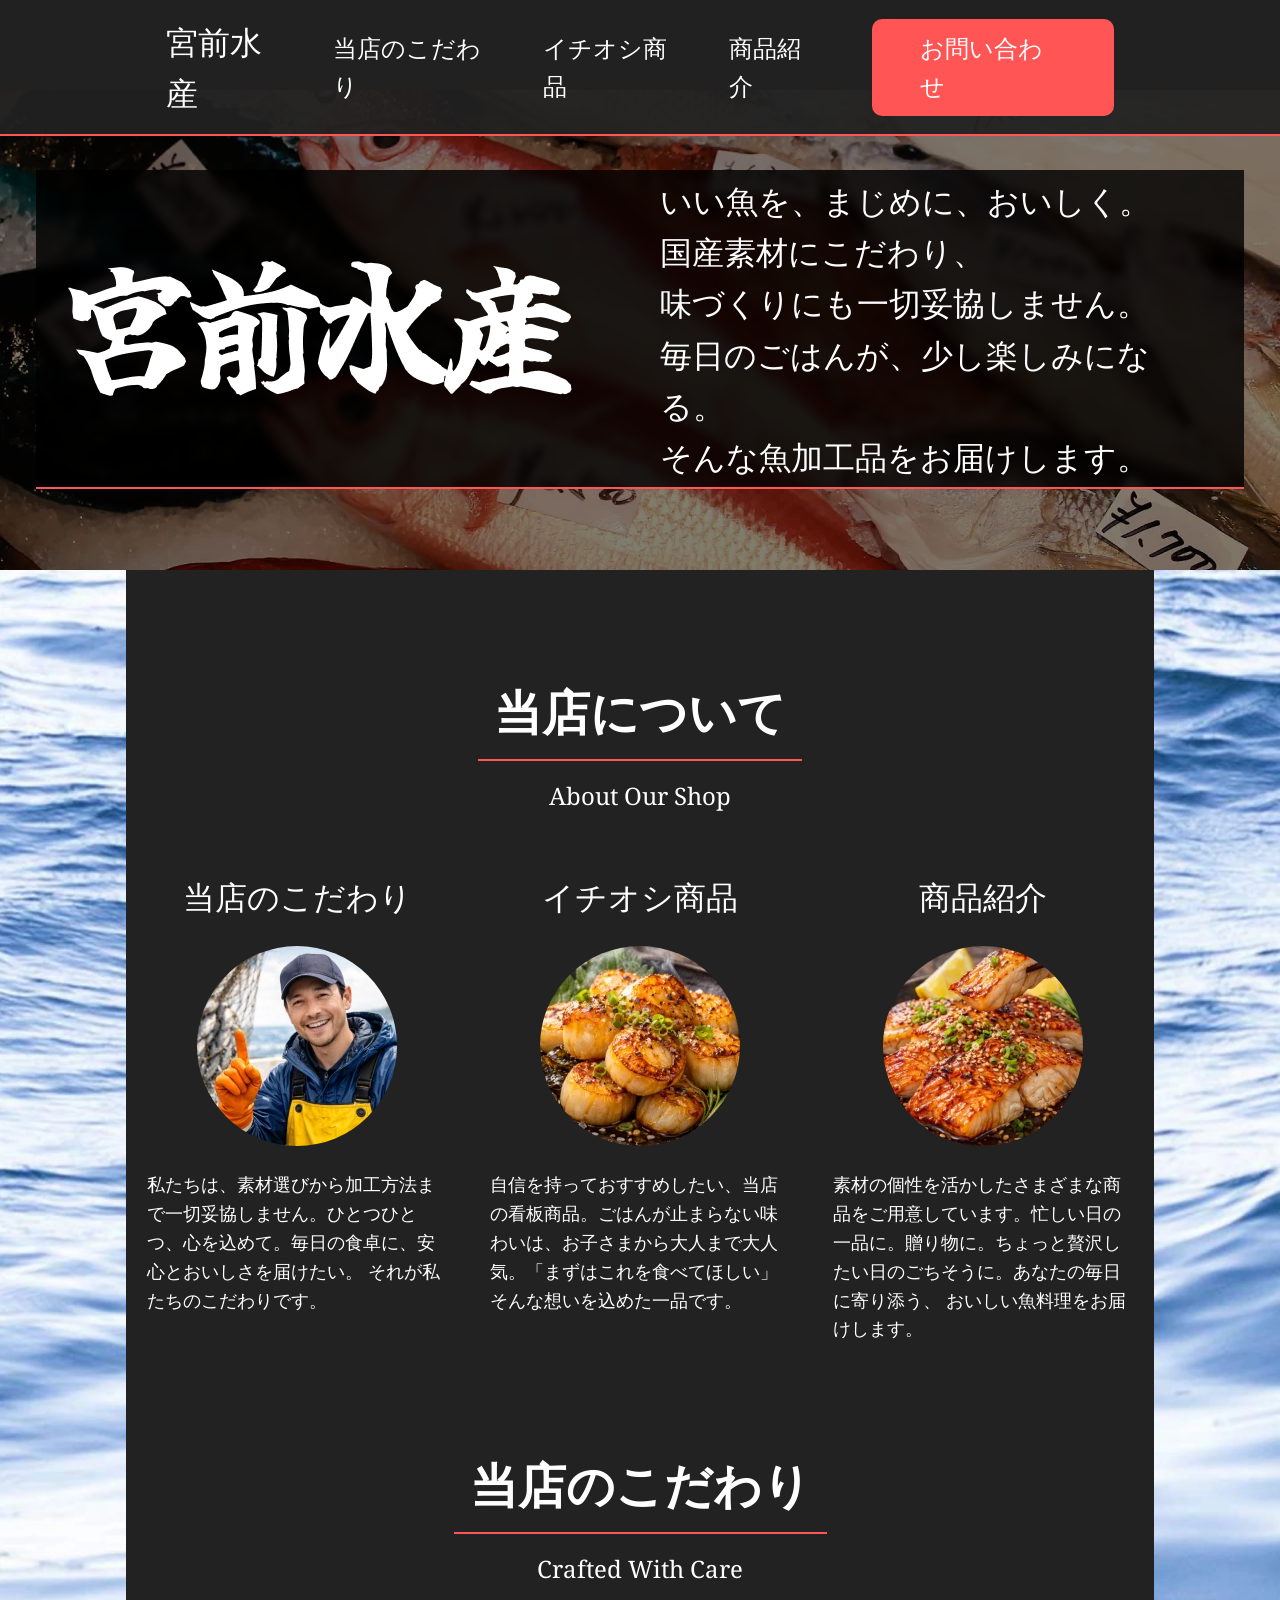
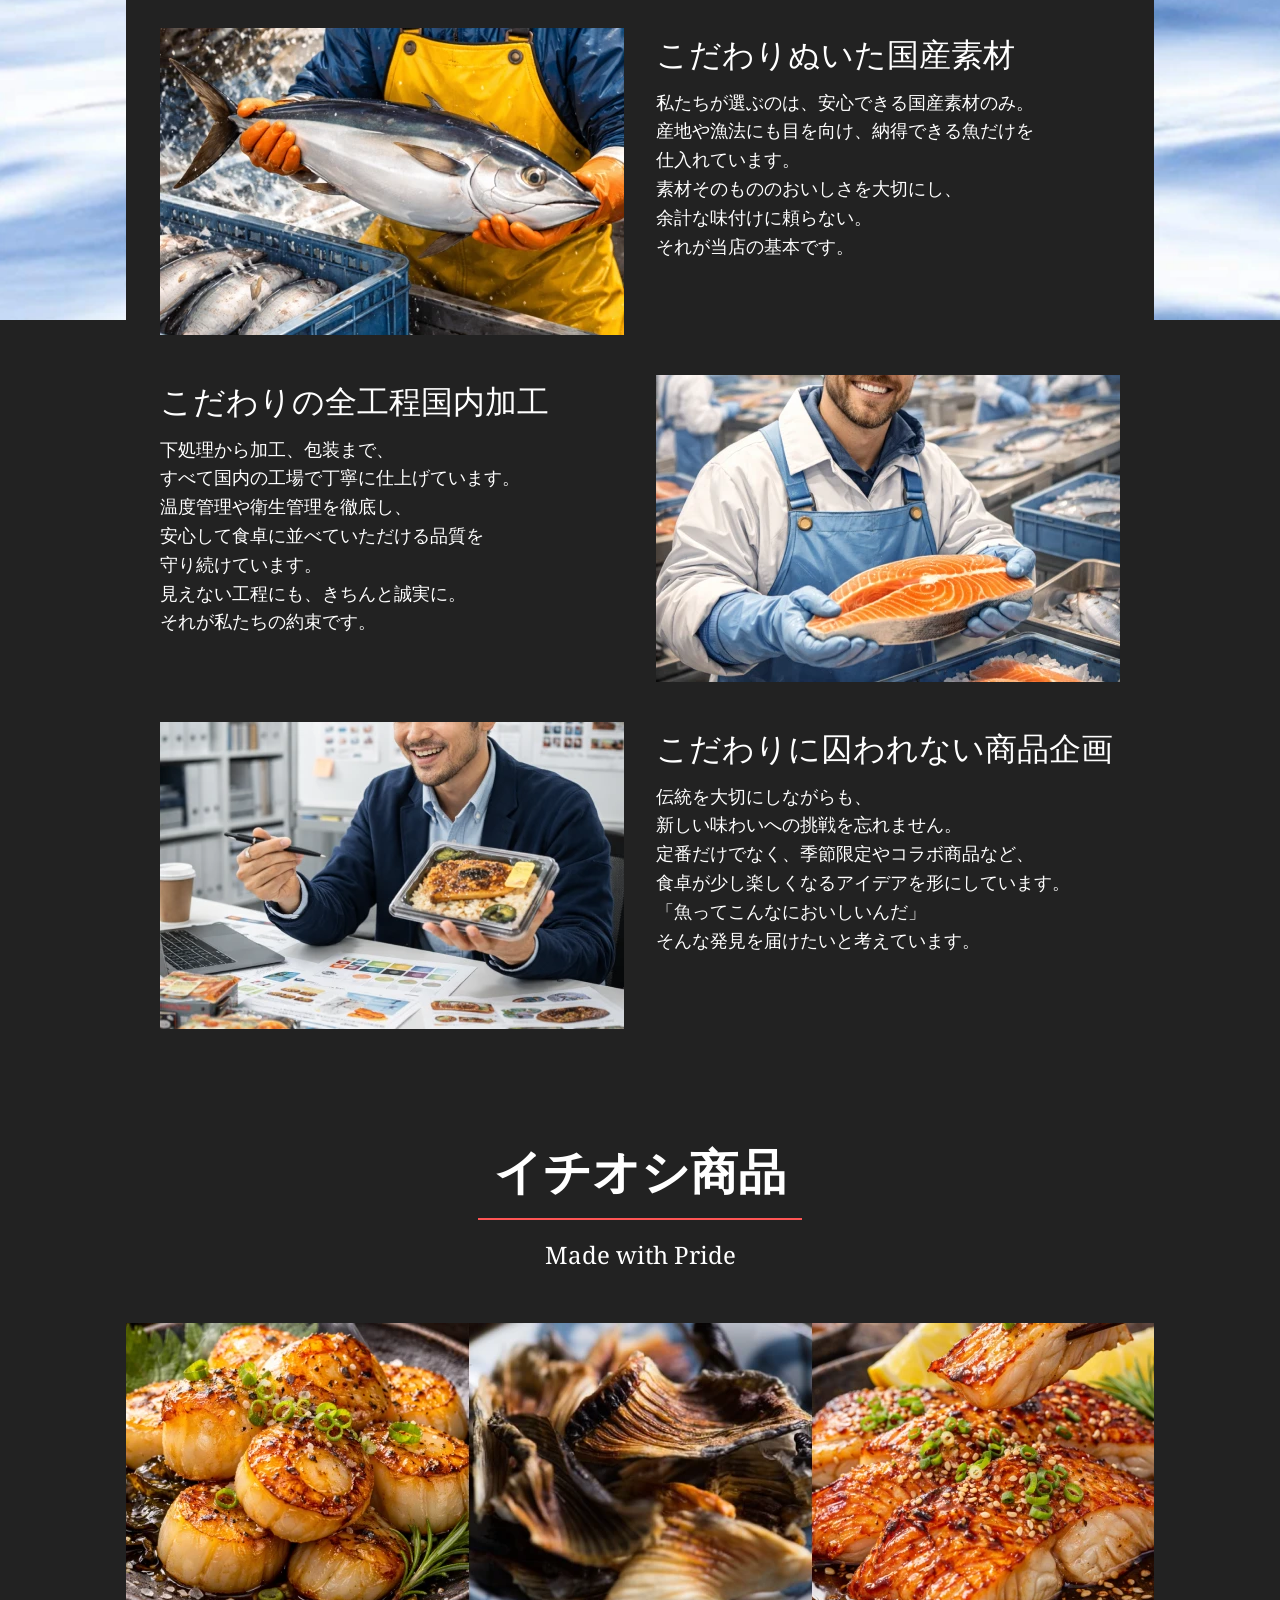
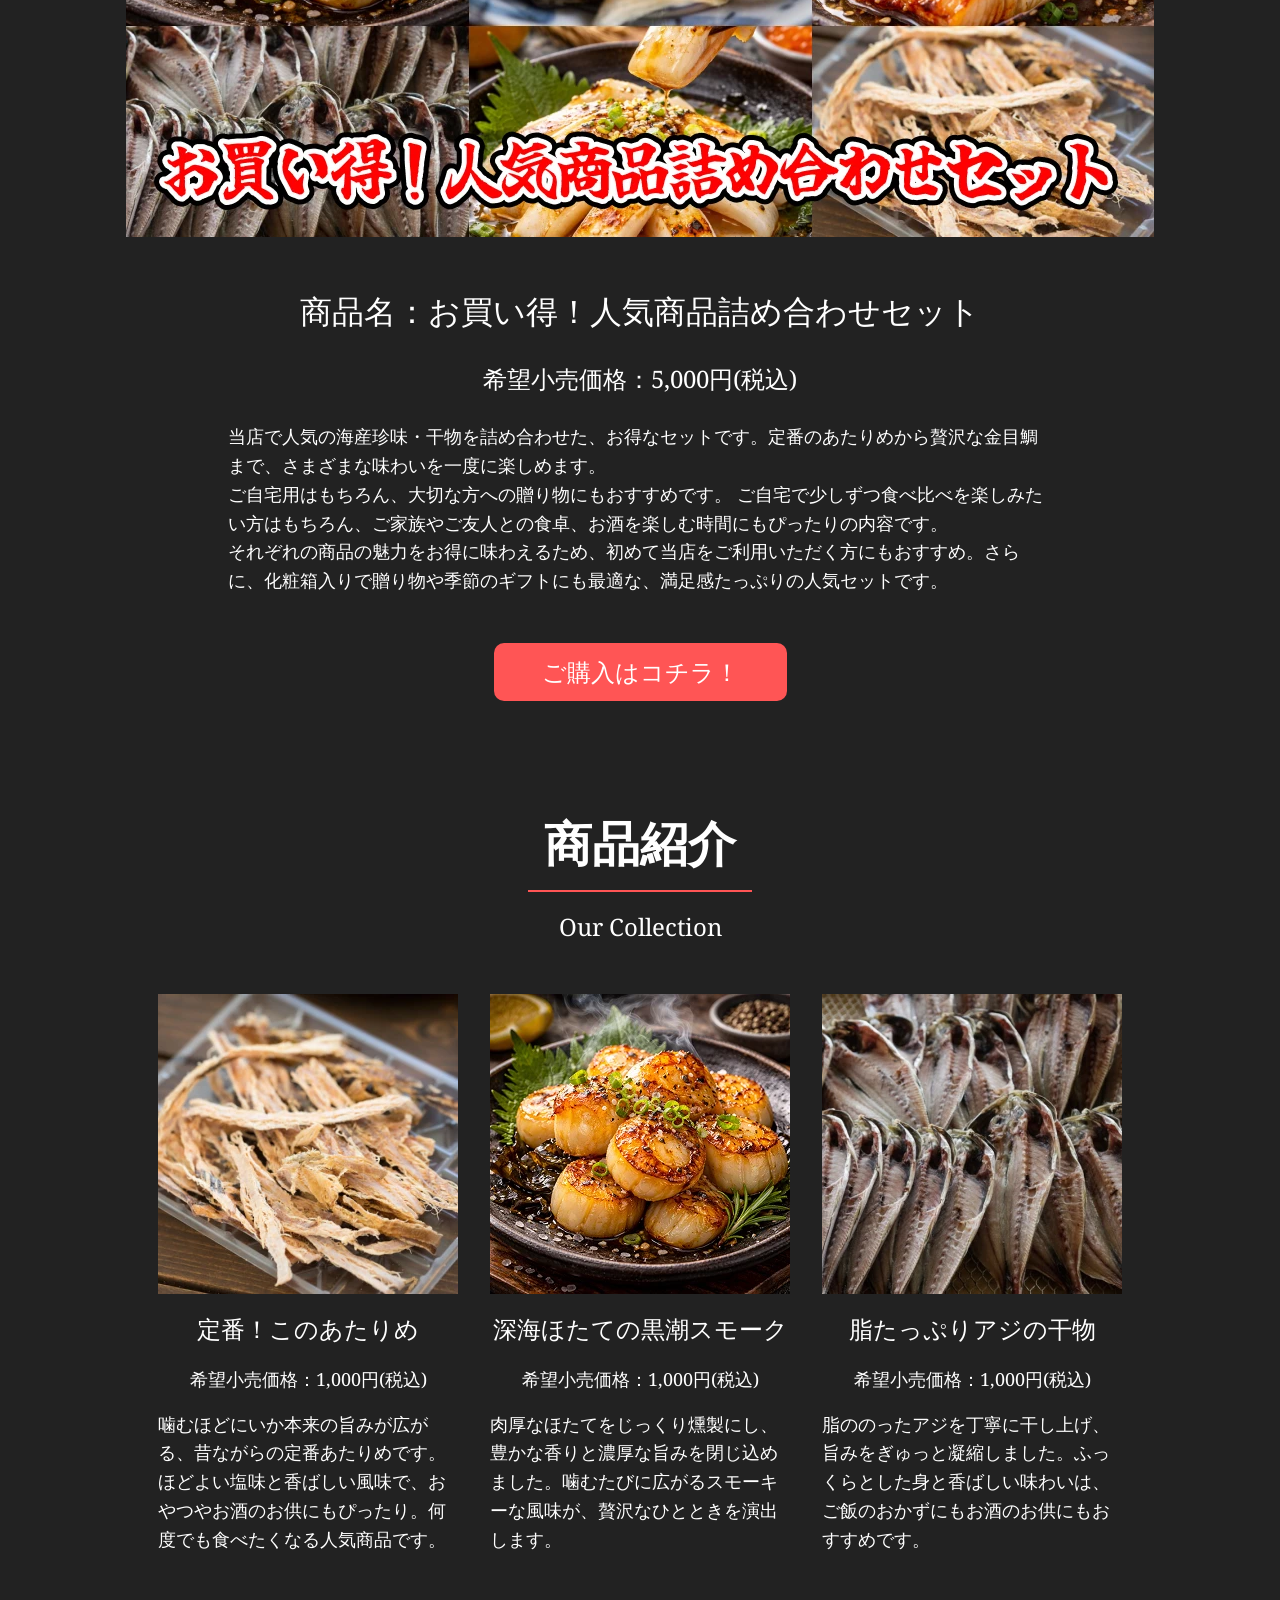
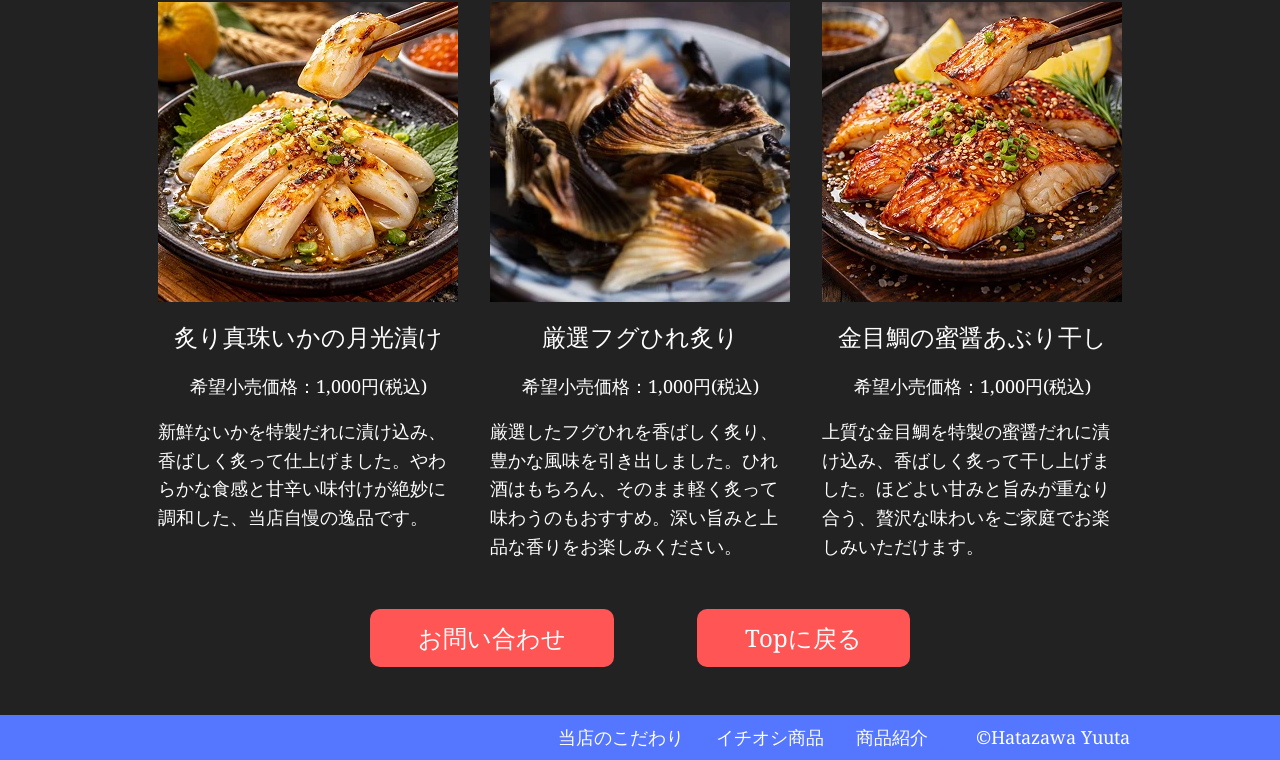
<file: miyamae/index.html>
<!doctype html>
<html lang="jp">
  <head>
    <meta charset="UTF-8" />
    <meta name="viewport" content="width=device-width, initial-scale=1.0" />
    <title>宮前水産</title>
    <link rel="stylesheet" href="css/destyle.css" />
    <link rel="stylesheet" href="css/style.css" />
    <link rel="preconnect" href="https://fonts.googleapis.com" />
    <link rel="preconnect" href="https://fonts.gstatic.com" crossorigin />
    <link
      href="https://fonts.googleapis.com/css2?family=Noto+Serif:ital,wght@0,100..900;1,100..900&display=swap"
      rel="stylesheet"
    />
    <link rel="icon" href="img/favicon_miyamae.ico" />
  </head>
  <body id="js-gnav">
    <header id="top">
      <div class="width01">
        <nav class="header_nav">
          <a href="index.html"><span class="logo">宮前水産</span></a>
          <div class="nav_inner">
            <ul>
              <a href="index.html#care"><li>当店のこだわり</li></a>
              <a href="index.html#pride"><li>イチオシ商品</li></a>
              <a href="index.html#collection"><li>商品紹介</li></a>
            </ul>
            <span class="button01">お問い合わせ</span>
          </div>
          <div class="humwrap" id="js-gnav-button">
            <span class="humbutton">
              <span class="hum01"></span>
              <span class="hum02"></span>
              <span class="hum03"></span>
            </span>
          </div>
        </nav>
      </div>
    </header>
    <section class="spmenu" id="js-gnav-list">
      <nav>
        <div class="spmenu_02">
          <a href="index.html#care">
            <span class="spmenu_main">当店のこだわり</span><br />
            <span class="spmenu_sub">Crafted With Care</span></a
          >
        </div>
        <div class="spmenu_02">
          <a href="index.html#pride">
            <span class="spmenu_main">イチオシ商品</span><br />
            <span class="spmenu_sub">Made with Pride</span></a
          >
        </div>
        <div class="spmenu_02">
          <a href="index.html#collection">
            <span class="spmenu_main">商品紹介</span><br />
            <span class="spmenu_sub">Our Collection</span></a
          >
        </div>
      </nav>
    </section>
    <div class="fv_outer" id="fv">
      <section class="fv">
        <div class="fv_innner">
          <img src="img/logo.webp" alt="宮前水産" />
          <p>
            いい魚を、まじめに、おいしく。 <br />
            国産素材にこだわり、<br />
            味づくりにも一切妥協しません。<br />
            毎日のごはんが、少し楽しみになる。<br />
            そんな魚加工品をお届けします。
          </p>
        </div>
      </section>
    </div>
    <div class="width01">
      <div class="bg">
        <div class="width02">
          <section class="about" id="about">
            <h2>当店について</h2>
            <p class="h2sub">About Our Shop</p>
            <div class="about_wrap">
              <section class="about_02">
                <a href="index.html#care">
                  <div class="about_link">
                    <h3>当店のこだわり</h3>
                    <div class="about_img">
                      <img src="img/about_01.webp" alt="" />
                    </div>
                    <p>
                      私たちは、素材選びから加工方法まで一切妥協しません。ひとつひとつ、心を込めて。毎日の食卓に、安心とおいしさを届けたい。
                      それが私たちのこだわりです。
                    </p>
                  </div></a
                >
              </section>
              <section class="about_02">
                <a href="index.html#pride">
                  <div class="about_link">
                    <h3>イチオシ商品</h3>
                    <div class="about_img">
                      <img src="img/about_02.webp" alt="" />
                    </div>
                    <p>
                      自信を持っておすすめしたい、当店の看板商品。ごはんが止まらない味わいは、お子さまから大人まで大人気。「まずはこれを食べてほしい」そんな想いを込めた一品です。
                    </p>
                  </div></a
                >
              </section>
              <section class="about_02">
                <a href="index.html#collection">
                  <div class="about_link">
                    <h3>商品紹介</h3>
                    <div class="about_img">
                      <img src="img/about_03.webp" alt="" />
                    </div>
                    <p>
                      素材の個性を活かしたさまざまな商品をご用意しています。忙しい日の一品に。贈り物に。ちょっと贅沢したい日のごちそうに。あなたの毎日に寄り添う、
                      おいしい魚料理をお届けします。
                    </p>
                  </div></a
                >
              </section>
            </div>
          </section>
          <section class="care" id="care">
            <h2>当店のこだわり</h2>
            <p class="h2sub">Crafted With Care</p>
            <div class="care_wrap">
              <div class="care_02">
                <img src="img/care_01.webp" alt="" />
                <div class="care_txt">
                  <h3>こだわりぬいた国産素材</h3>
                  <div class="care_sp">
                    <p>
                      私たちが選ぶのは、安心できる国産素材のみ。<br />
                      産地や漁法にも目を向け、納得できる魚だけを<br />仕入れています。<br />
                      素材そのもののおいしさを大切にし、<br />
                      余計な味付けに頼らない。<br />
                      それが当店の基本です。
                    </p>
                  </div>
                </div>
              </div>
              <div class="care_02 care_02_re">
                <img src="img/care_02.webp" alt="" />
                <div class="care_txt">
                  <h3>こだわりの全工程国内加工</h3>
                  <div class="care_sp">
                    <p>
                      下処理から加工、包装まで、<br />
                      すべて国内の工場で丁寧に仕上げています。<br />
                      温度管理や衛生管理を徹底し、<br />
                      安心して食卓に並べていただける品質を
                      <br />守り続けています。<br />
                      見えない工程にも、きちんと誠実に。<br />
                      それが私たちの約束です。
                    </p>
                  </div>
                </div>
              </div>
              <div class="care_02">
                <img src="img/care_03.webp" alt="" />
                <div class="care_txt">
                  <h3>こだわりに囚われない商品企画</h3>
                  <div class="care_sp">
                    <p>
                      伝統を大切にしながらも、<br />
                      新しい味わいへの挑戦を忘れません。<br />
                      定番だけでなく、季節限定やコラボ商品など、<br />
                      食卓が少し楽しくなるアイデアを形にしています。<br />
                      「魚ってこんなにおいしいんだ」<br />
                      そんな発見を届けたいと考えています。
                    </p>
                  </div>
                </div>
              </div>
            </div>
          </section>

          <section class="pride" id="pride">
            <h2>イチオシ商品</h2>
            <p class="h2sub">Made with Pride</p>
            <a href="page01.html"> <img src="img/pride_01.webp" alt="" /></a>
            <div class="pride_txt">
              <h3>商品名：お買い得！人気商品詰め合わせセット</h3>
              <span>希望小売価格：5,000円(税込)</span>
              <p>
                当店で人気の海産珍味・干物を詰め合わせた、お得なセットです。定番のあたりめから贅沢な金目鯛まで、さまざまな味わいを一度に楽しめます。<br />ご自宅用はもちろん、大切な方への贈り物にもおすすめです。
                ご自宅で少しずつ食べ比べを楽しみたい方はもちろん、ご家族やご友人との食卓、お酒を楽しむ時間にもぴったりの内容です。<br />それぞれの商品の魅力をお得に味わえるため、初めて当店をご利用いただく方にもおすすめ。さらに、化粧箱入りで贈り物や季節のギフトにも最適な、満足感たっぷりの人気セットです。
              </p>
            </div>
            <div class="pride_button">
              <a href="page01.html"
                ><span class="button01">ご購入はコチラ！</span></a
              >
            </div>
          </section>
          <section class="collection" id="collection">
            <h2>商品紹介</h2>
            <p class="h2sub">Our Collection</p>
            <div class="collection_wrap01">
              <div class="collection_wrap02">
                <div class="collection02">
                  <img src="img/collection_01.webp" alt="" />
                  <h4>定番！このあたりめ</h4>
                  <span>希望小売価格：1,000円(税込)</span>
                  <p>
                    噛むほどにいか本来の旨みが広がる、昔ながらの定番あたりめです。ほどよい塩味と香ばしい風味で、おやつやお酒のお供にもぴったり。何度でも食べたくなる人気商品です。
                  </p>
                </div>
                <div class="collection02">
                  <img src="img/collection_02.webp" alt="" />
                  <h4>深海ほたての黒潮スモーク</h4>
                  <span>希望小売価格：1,000円(税込)</span>
                  <p>
                    肉厚なほたてをじっくり燻製にし、豊かな香りと濃厚な旨みを閉じ込めました。噛むたびに広がるスモーキーな風味が、贅沢なひとときを演出します。
                  </p>
                </div>

                <div class="collection02">
                  <img src="img/collection_03.webp" alt="" />
                  <h4>脂たっぷりアジの干物</h4>
                  <span>希望小売価格：1,000円(税込)</span>
                  <p>
                    脂ののったアジを丁寧に干し上げ、旨みをぎゅっと凝縮しました。ふっくらとした身と香ばしい味わいは、ご飯のおかずにもお酒のお供にもおすすめです。
                  </p>
                </div>
              </div>
              <div class="collection_wrap02">
                <div class="collection02">
                  <img src="img/collection_04.webp" alt="" />
                  <h4>炙り真珠いかの月光漬け</h4>
                  <span>希望小売価格：1,000円(税込)</span>
                  <p>
                    新鮮ないかを特製だれに漬け込み、香ばしく炙って仕上げました。やわらかな食感と甘辛い味付けが絶妙に調和した、当店自慢の逸品です。
                  </p>
                </div>
                <div class="collection02">
                  <img src="img/collection_05.webp" alt="" />
                  <h4>厳選フグひれ炙り</h4>
                  <span>希望小売価格：1,000円(税込)</span>
                  <p>
                    厳選したフグひれを香ばしく炙り、豊かな風味を引き出しました。ひれ酒はもちろん、そのまま軽く炙って味わうのもおすすめ。深い旨みと上品な香りをお楽しみください。
                  </p>
                </div>

                <div class="collection02">
                  <img src="img/collection_06.webp" alt="" />
                  <h4>金目鯛の蜜醤あぶり干し</h4>
                  <span>希望小売価格：1,000円(税込)</span>
                  <p>
                    上質な金目鯛を特製の蜜醤だれに漬け込み、香ばしく炙って干し上げました。ほどよい甘みと旨みが重なり合う、贅沢な味わいをご家庭でお楽しみいただけます。
                  </p>
                </div>
              </div>
            </div>
          </section>
          <section class="nav_button">
            <nav>
              <span class="button01">お問い合わせ</span>
              <div class="sp_br"></div>
              <span class="button01"
                ><a href="index.html#fv">Topに戻る</a></span
              >
            </nav>
          </section>
        </div>
      </div>
    </div>
    <footer>
      <div class="footer_inner">
        <nav>
          <ul>
            <li>当店のこだわり</li>
            <li>イチオシ商品</li>
            <li>商品紹介</li>
          </ul>
          <a href="../index.html"> <span>&copy;Hatazawa Yuuta</span></a>
        </nav>
      </div>
    </footer>
    <script src="js/script.js"></script>
  </body>
</html>
</file>
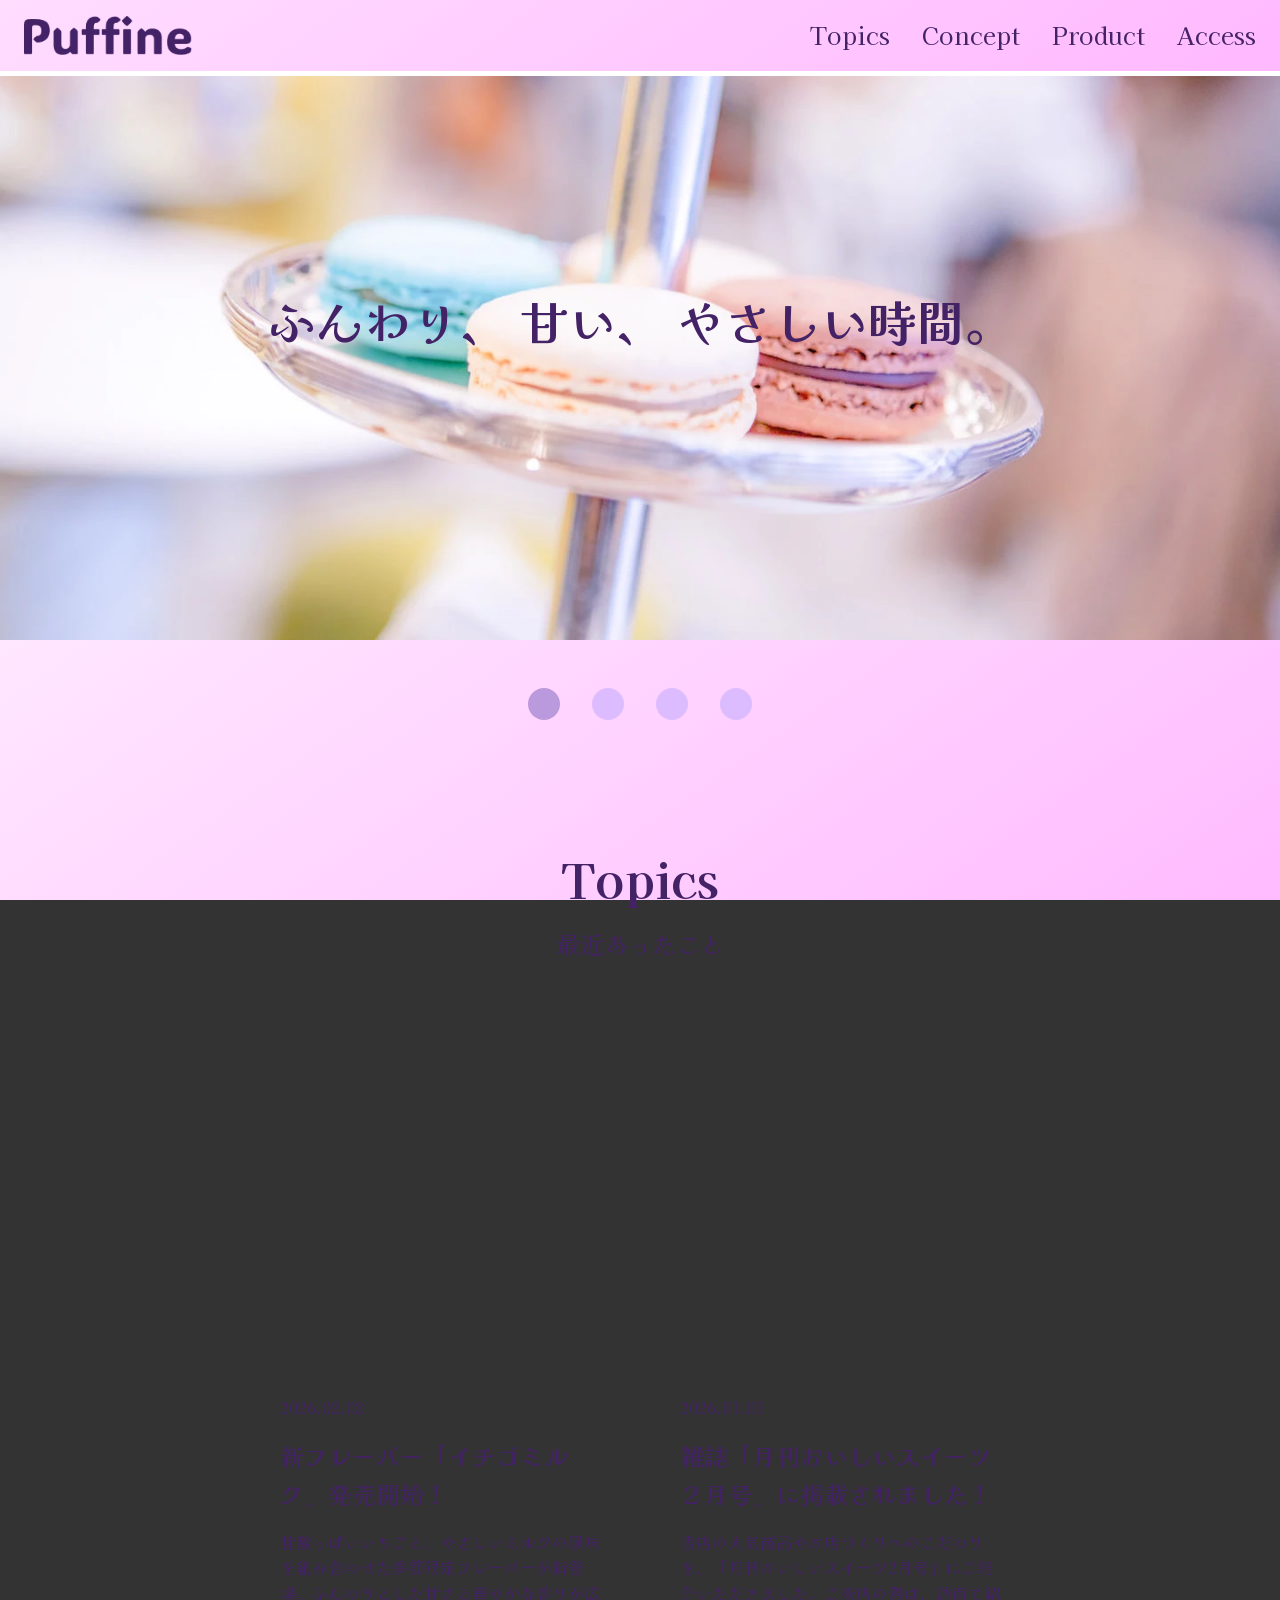
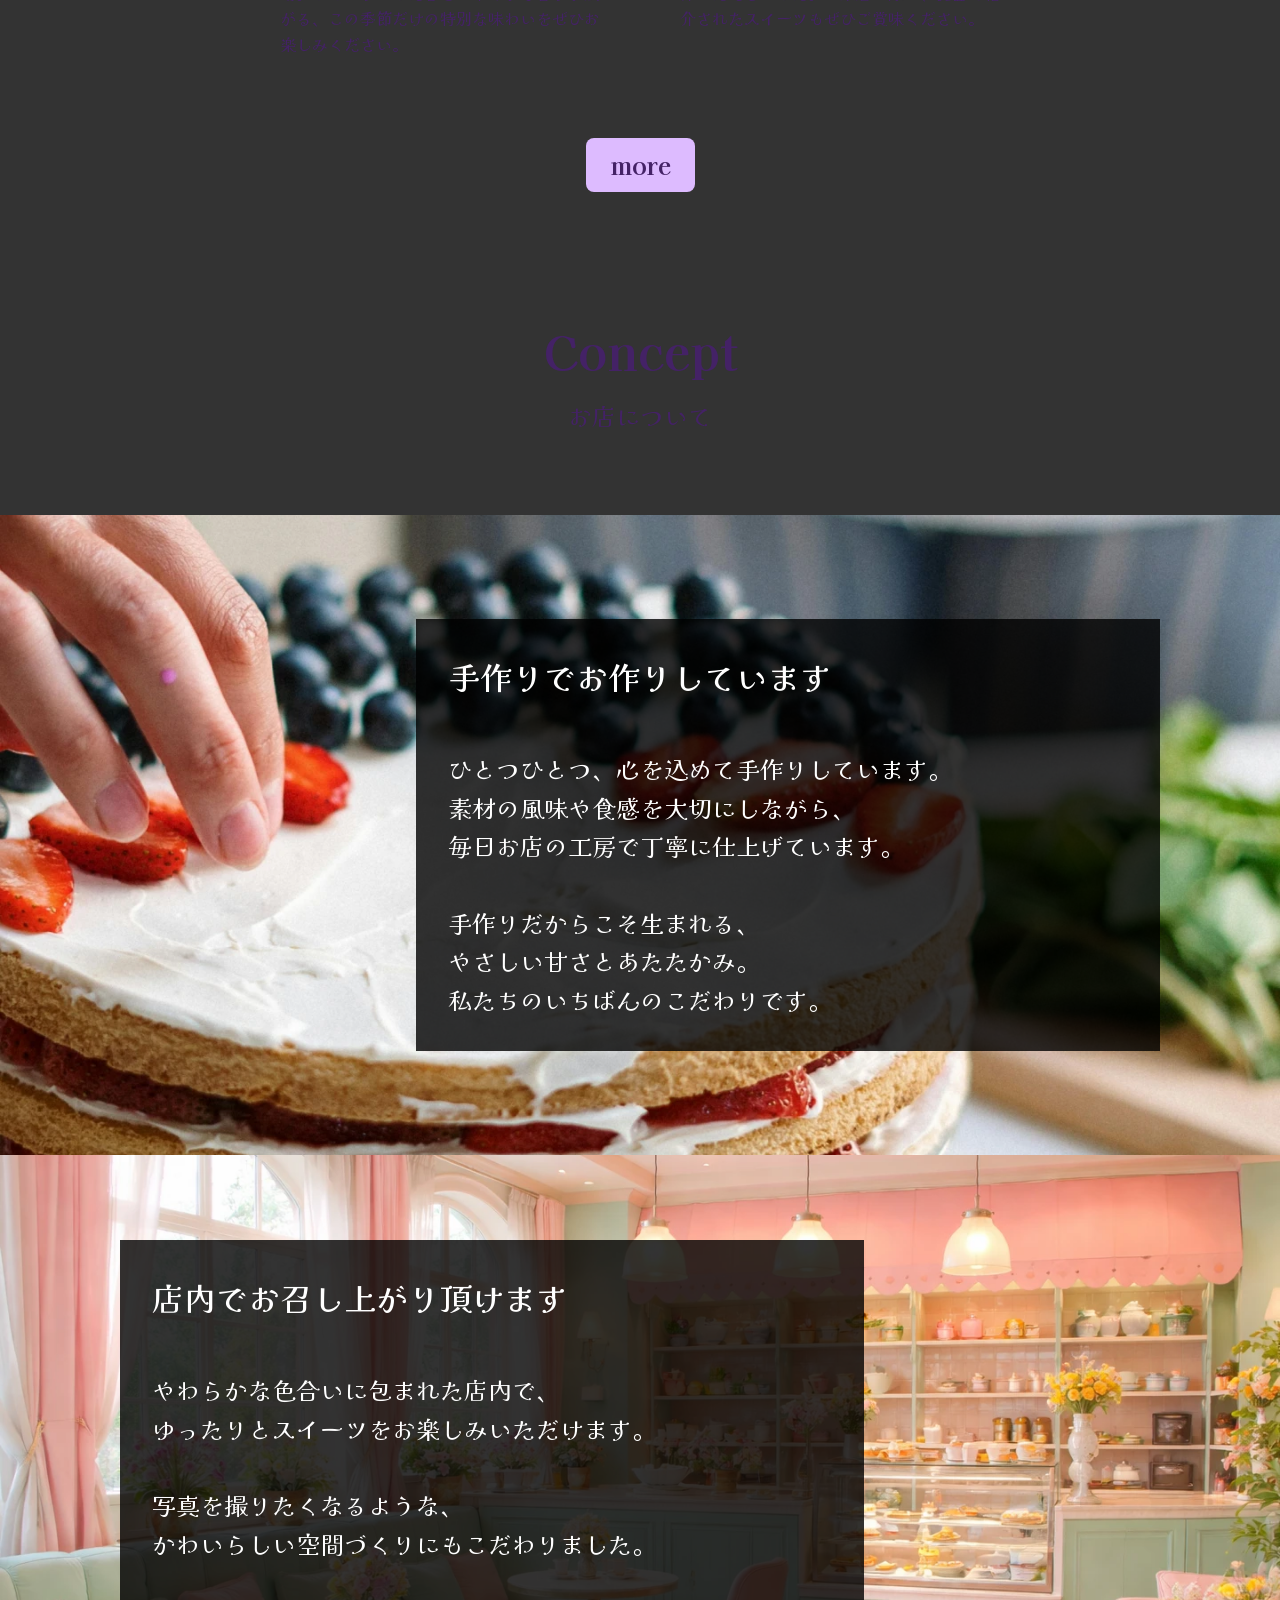
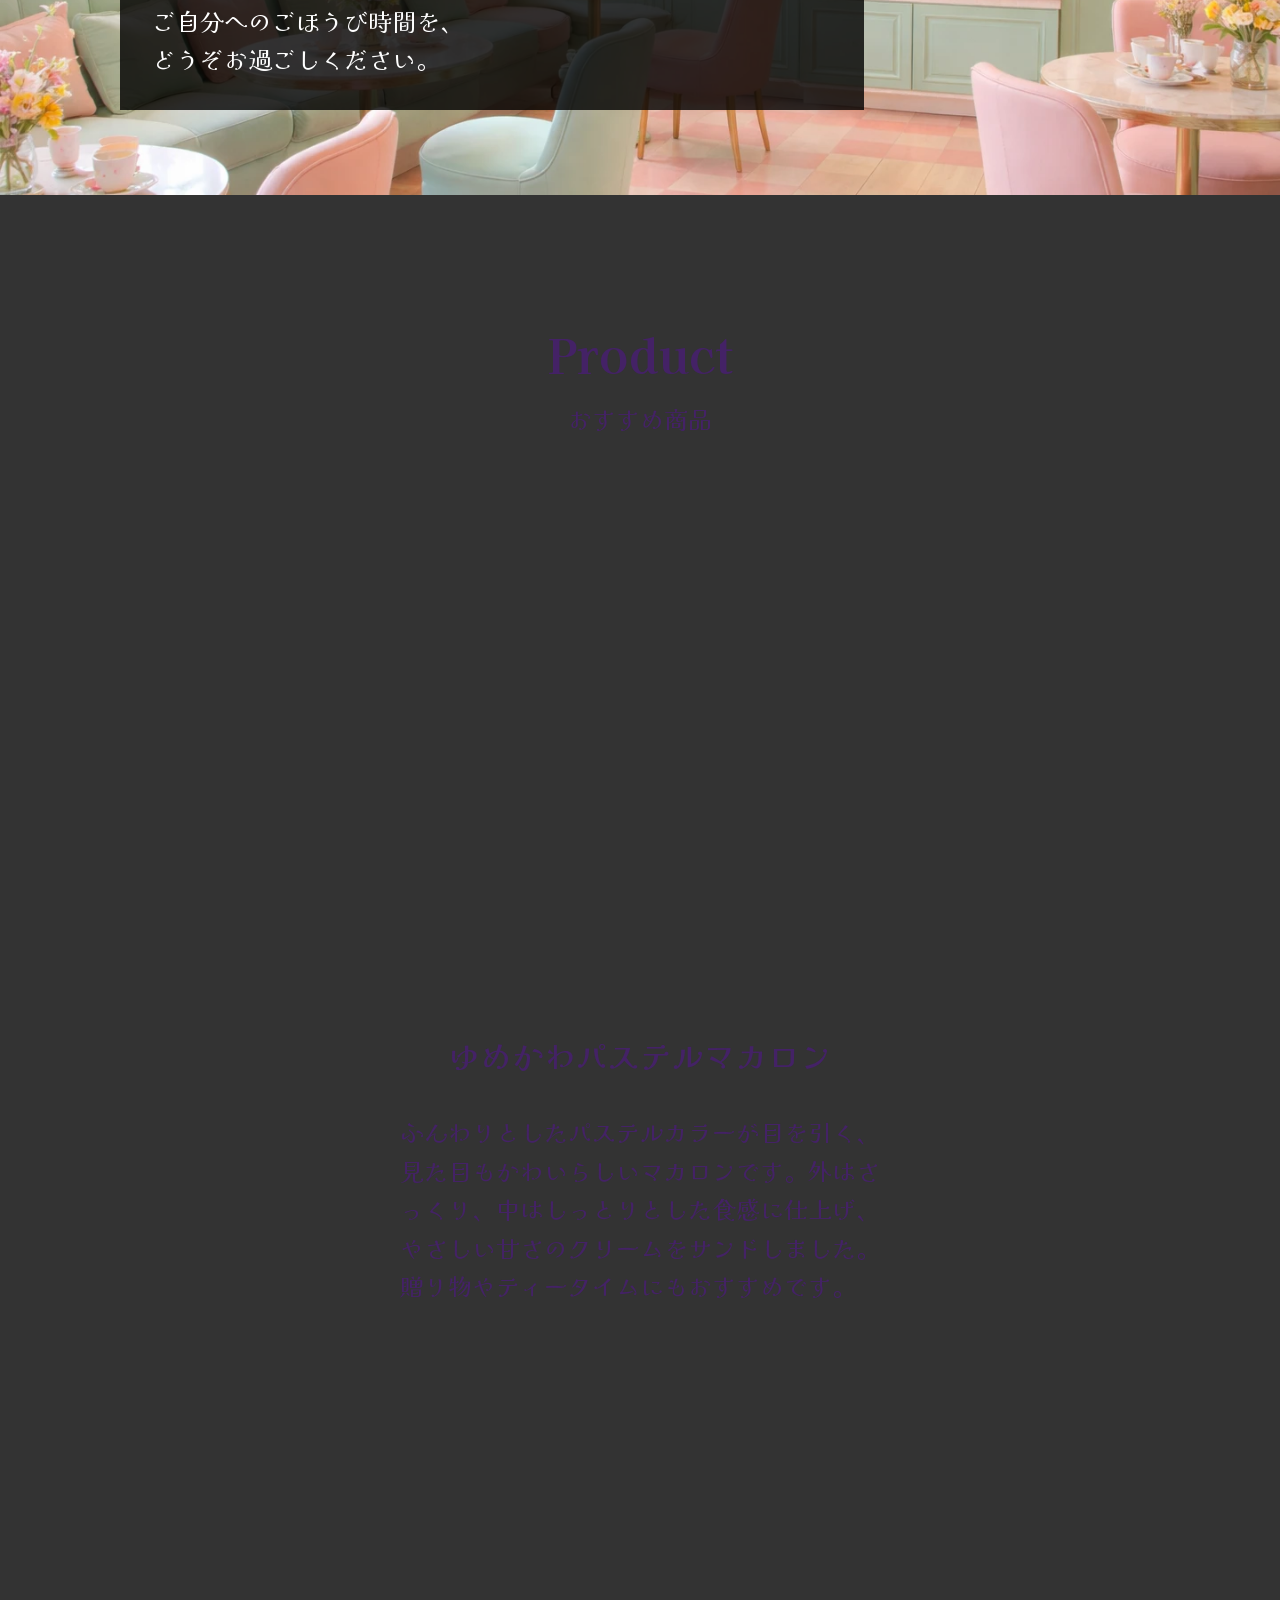
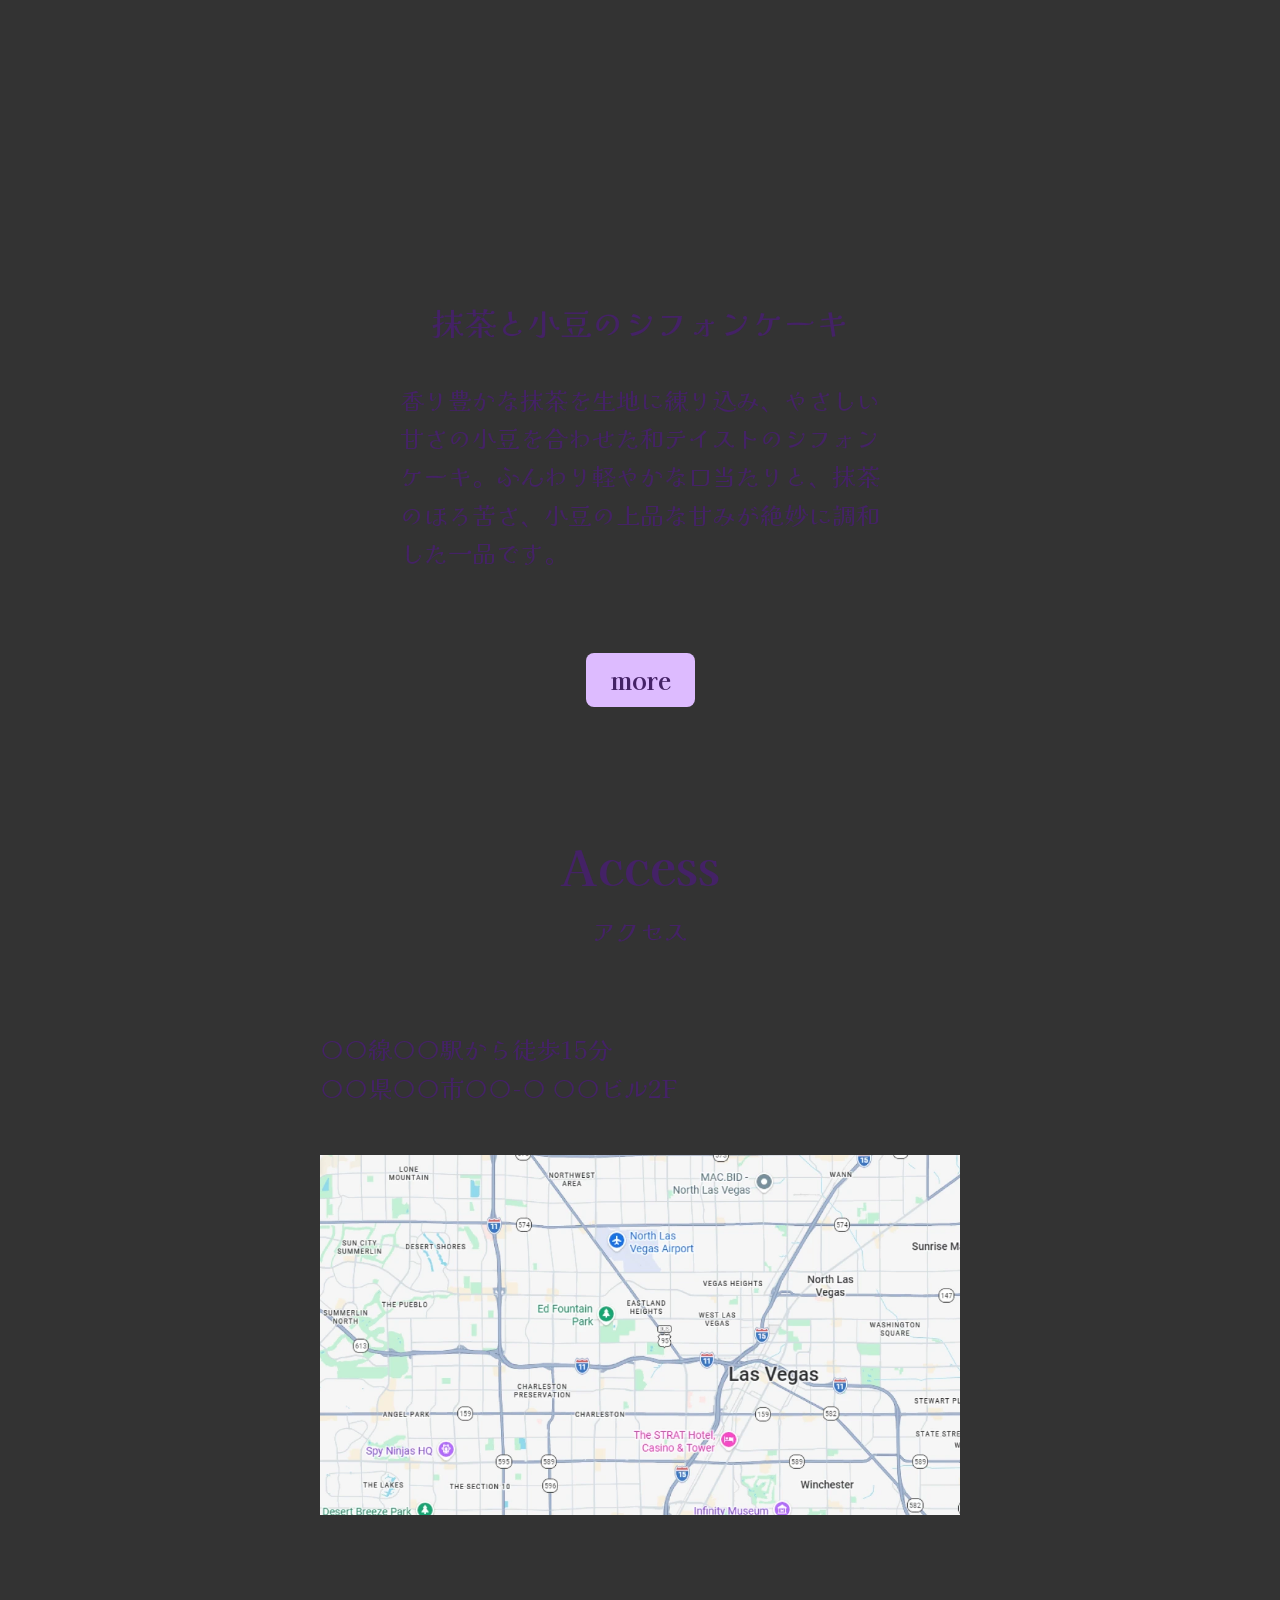
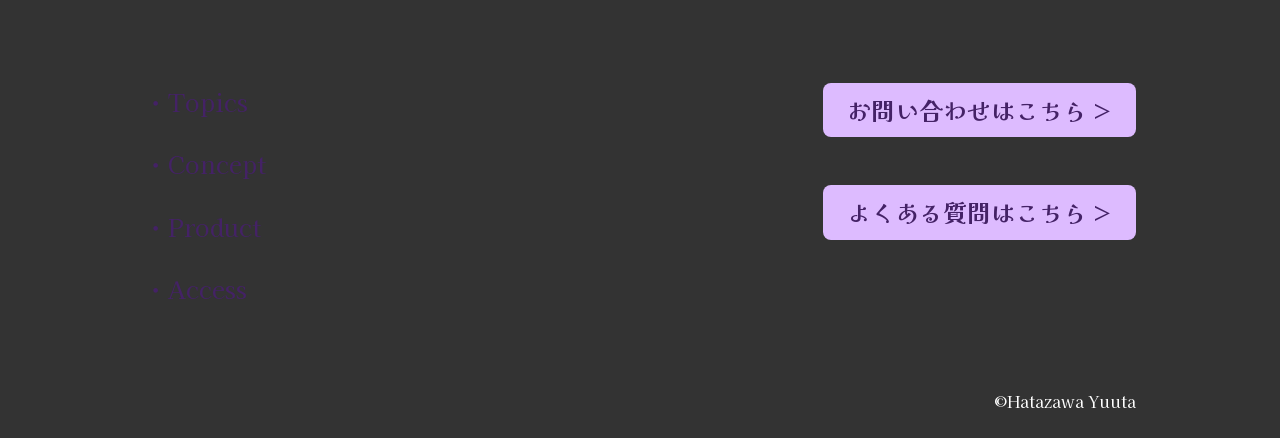
<file: puffine/index.html>
<!doctype html>
<html lang="jp">
  <head>
    <meta charset="UTF-8" />
    <meta name="viewport" content="width=device-width, initial-scale=1.0" />
    <title>Puffine</title>
    <link rel="stylesheet" href="css/destyle.css" />
    <link rel="stylesheet" href="css/style.css" />
    <link rel="stylesheet" href="css/aos.css" />
    <link rel="preconnect" href="https://fonts.googleapis.com" />
    <link rel="preconnect" href="https://fonts.gstatic.com" crossorigin />
    <link rel="preconnect" href="https://fonts.googleapis.com" />
    <link rel="preconnect" href="https://fonts.gstatic.com" crossorigin />
    <link
      href="https://fonts.googleapis.com/css2?family=Kaisei+Decol:wght@400;500;700&family=Noto+Serif:ital,wght@0,100..900;1,100..900&display=swap"
      rel="stylesheet"
    />
    <link rel="icon" href="img/favicon_puffine.ico" />
  </head>
  <body id="js-gnav">
    <header>
      <nav>
        <a href="index.html#home"> <img src="img/Puffine.webp" alt="" /></a>
        <ul>
          <a href="index.html#topics"><li>Topics</li></a>
          <a href="index.html#concept"><li>Concept</li></a>
          <a href="index.html#product"><li>Product</li></a>
          <a href="index.html#access"><li>Access</li></a>
        </ul>
        <div class="humwrap" id="js-gnav-button">
          <span class="humbutton">
            <span class="hum02"></span>
            <span class="hum03"></span><span class="hum01"></span>
          </span>
        </div>
      </nav>
    </header>

    <section class="spmenu" id="js-gnav-list">
      <div class="spmenu_outer">
        <ul>
          <li><a href="index.html#topics">Topics</a></li>
          <li><a href="index.html#concept">Concept</a></li>
          <li><a href="index.html#product">Product</a></li>
          <li><a href="index.html#access">Access</a></li>
        </ul>
      </div>
    </section>

    <div class="width01">
      <div class="bggrad">
        <section class="fv" id="home">
          <div class="fv_img">
            <h1>
              ふんわり、
              <div class="spbr_01"><br /></div>
              甘い、
              <div class="spbr_01"><br /></div>
              やさしい時間。
            </h1>
          </div>
        </section>

        <div class="dots_outer">
          <ul class="dots">
            <li></li>
            <li></li>
            <li></li>
            <li></li>
          </ul>
        </div>
        <section class="topics" id="topics">
          <h2>Topics</h2>
          <p class="h2_sub">最近あったこと</p>
          <div class="topics_inner">
            <section class="topics_01">
              <img
                src="img/topics01.webp"
                alt=""
                data-aos="fade-up"
                data-aos-delay="0"
              />
              <p class="topics_date">2026.02.02</p>
              <p class="topics_title">新フレーバー「イチゴミルク」発売開始！</p>
              <p class="topics_txt">
                甘酸っぱいいちごと、やさしいミルクの風味を組み合わせた季節限定フレーバーが新登場。ふんわりとした甘さと華やかな香りが広がる、この季節だけの特別な味わいをぜひお楽しみください。
              </p>
            </section>
            <section class="topics_01">
              <img
                class="nodelay"
                src="img/topics02.webp"
                alt=""
                data-aos="fade-up"
              />
              <img
                class="delay"
                src="img/topics02.webp"
                alt=""
                data-aos="fade-up"
                data-aos-delay="300"
              />
              <p class="topics_date">2026.01.01</p>
              <p class="topics_title">
                雑誌「月刊おいしいスイーツ２月号」に掲載されました！
              </p>
              <p class="topics_txt">
                当店の人気商品やお店づくりへのこだわりを、「月刊おいしいスイーツ2月号」にご紹介いただきました。ご来店の際は、誌面で紹介されたスイーツもぜひご賞味ください。
              </p>
            </section>
          </div>
          <div class="button_outer"><span class="button_01">more</span></div>
        </section>
        <section class="concept" id="concept">
          <h2>Concept</h2>
          <p class="h2_sub">お店について</p>
          <section class="concept_img_01">
            <div class="concept_outer01">
              <section class="concept_inner_01">
                <p class="concept_title">手作りでお作りしています</p>
                <p class="concept_txt">
                  ひとつひとつ、心を込めて手作りしています。<br />素材の風味や食感を大切にしながら、<br />毎日お店の工房で丁寧に仕上げています。<br /><br />
                  手作りだからこそ生まれる、
                  <br />やさしい甘さとあたたかみ。<br />
                  私たちのいちばんのこだわりです。
                </p>
              </section>
            </div>
          </section>
          <section class="concept_img_02">
            <div class="concept_outer02">
              <section class="concept_inner_01">
                <p class="concept_title">店内でお召し上がり頂けます</p>
                <p class="concept_txt">
                  やわらかな色合いに包まれた店内で、<br />
                  ゆったりとスイーツをお楽しみいただけます。<br /><br />
                  写真を撮りたくなるような、<br />
                  かわいらしい空間づくりにもこだわりました。<br /><br />
                  ご自分へのごほうび時間を、 <br />どうぞお過ごしください。
                </p>
              </section>
            </div>
          </section>
        </section>
        <section class="product" id="product">
          <h2>Product</h2>
          <p class="h2_sub">おすすめ商品</p>
          <section class="product_inner">
            <img src="img/product01.webp" alt="" data-aos="fade-up" />
            <p class="product_title">ゆめかわパステルマカロン</p>
            <p class="product_txt">
              ふんわりとしたパステルカラーが目を引く、見た目もかわいらしいマカロンです。外はさっくり、中はしっとりとした食感に仕上げ、やさしい甘さのクリームをサンドしました。贈り物やティータイムにもおすすめです。
            </p>
          </section>
          <section class="product_inner">
            <img src="img/product02.webp" alt="" data-aos="fade-up" />
            <p class="product_title">抹茶と小豆のシフォンケーキ</p>
            <p class="product_txt">
              香り豊かな抹茶を生地に練り込み、やさしい甘さの小豆を合わせた和テイストのシフォンケーキ。ふんわり軽やかな口当たりと、抹茶のほろ苦さ、小豆の上品な甘みが絶妙に調和した一品です。
            </p>
          </section>
          <div class="button_outer"><span class="button_01">more</span></div>
        </section>
        <section class="access" id="access">
          <h2>Access</h2>
          <p class="h2_sub">アクセス</p>
          <section class="access_01">
            <p>〇〇線〇〇駅から徒歩15分</p>
            <p>〇〇県〇〇市〇〇-〇 〇〇ビル2F</p>
            <img src="img/access01.webp" alt="" />
          </section>
        </section>
      </div>
    </div>

    <footer>
      <div class="footer_01">
        <section class="footer_inner">
          <ul>
            <div class="footer_li">
              <a href="index.html#topics"><li>・Topics</li></a>
            </div>
            <div class="footer_li">
              <a href="index.html#concept"><li>・Concept</li></a>
            </div>
            <div class="footer_li">
              <a href="index.html#product"><li>・Product</li></a>
            </div>
            <div class="footer_li">
              <a href="index.html#access"><li>・Access</li></a>
            </div>
          </ul>
          <section class="button_outer">
            <a href="#"
              ><div>
                <span class="button_01">お問い合わせはこちら ></span>
              </div></a
            >
            <div class="button_2nd">
              <span class="button_01">よくある質問はこちら ></span>
            </div>
          </section>
        </section>
        <a href="../index.html"> <p>&copy;Hatazawa Yuuta</p></a>
      </div>
    </footer>

    <script src="js/script.js"></script>
    <script src="js/aos.js"></script>
    <script>
      AOS.init();
    </script>
  </body>
</html>
</file>
<file: miyamae/css/destyle.css>
/*! destyle.css v4.0.1 | MIT License | https://github.com/nicolas-cusan/destyle.css */

/* Reset box-model and set borders */
/* ============================================ */

*,
::before,
::after {
  box-sizing: border-box;
  border-style: solid;
  border-width: 0;
  min-width: 0;
}

/* Document */
/* ============================================ */

/**
 * 1. Correct the line height in all browsers.
 * 2. Prevent adjustments of font size after orientation changes in iOS.
 * 3. Remove gray overlay on links for iOS.
 */

html {
  line-height: 1.15; /* 1 */
  -webkit-text-size-adjust: 100%; /* 2 */
  -webkit-tap-highlight-color: transparent; /* 3*/
}

/* Sections */
/* ============================================ */

/**
 * Remove the margin in all browsers.
 */

body {
  margin: 0;
}

/**
 * Render the `main` element consistently in IE.
 */

main {
  display: block;
}

/* Vertical rhythm */
/* ============================================ */

p,
table,
blockquote,
address,
pre,
iframe,
form,
figure,
dl {
  margin: 0;
}

/* Headings */
/* ============================================ */

h1,
h2,
h3,
h4,
h5,
h6 {
  font-size: inherit;
  font-weight: inherit;
  margin: 0;
}

/* Lists (enumeration) */
/* ============================================ */

ul,
ol {
  margin: 0;
  padding: 0;
  list-style: none;
}

/* Lists (definition) */
/* ============================================ */

dt {
  font-weight: bold;
}

dd {
  margin-left: 0;
}

/* Grouping content */
/* ============================================ */

/**
 * 1. Add the correct box sizing in Firefox.
 * 2. Show the overflow in Edge and IE.
 */

hr {
  box-sizing: content-box; /* 1 */
  height: 0; /* 1 */
  overflow: visible; /* 2 */
  border-top-width: 1px;
  margin: 0;
  clear: both;
  color: inherit;
}

/**
 * 1. Correct the inheritance and scaling of font size in all browsers.
 * 2. Correct the odd `em` font sizing in all browsers.
 */

pre {
  font-family: monospace, monospace; /* 1 */
  font-size: inherit; /* 2 */
}

address {
  font-style: inherit;
}

/* Text-level semantics */
/* ============================================ */

/**
 * Remove the gray background on active links in IE 10.
 */

a {
  background-color: transparent;
  text-decoration: none;
  color: inherit;
}

/**
 * 1. Remove the bottom border in Chrome 57-
 * 2. Add the correct text decoration in Chrome, Edge, IE, Opera, and Safari.
 */

abbr[title] {
  text-decoration: underline dotted; /* 2 */
}

/**
 * Add the correct font weight in Chrome, Edge, and Safari.
 */

b,
strong {
  font-weight: bolder;
}

/**
 * 1. Correct the inheritance and scaling of font size in all browsers.
 * 2. Correct the odd `em` font sizing in all browsers.
 */

code,
kbd,
samp {
  font-family: monospace, monospace; /* 1 */
  font-size: inherit; /* 2 */
}

/**
 * Add the correct font size in all browsers.
 */

small {
  font-size: 80%;
}

/**
 * Prevent `sub` and `sup` elements from affecting the line height in
 * all browsers.
 */

sub,
sup {
  font-size: 75%;
  line-height: 0;
  position: relative;
  vertical-align: baseline;
}

sub {
  bottom: -0.25em;
}

sup {
  top: -0.5em;
}

/* Replaced content */
/* ============================================ */

/**
 * Prevent vertical alignment issues.
 */

svg,
img,
embed,
object,
iframe {
  vertical-align: bottom;
}

/* Forms */
/* ============================================ */

/**
 * Reset form fields to make them styleable.
 * 1. Make form elements stylable across systems iOS especially.
 * 2. Inherit text-transform from parent.
 */

button,
input,
optgroup,
select,
textarea {
  -webkit-appearance: none; /* 1 */
  appearance: none;
  vertical-align: middle;
  color: inherit;
  font: inherit;
  background: transparent;
  padding: 0;
  margin: 0;
  border-radius: 0;
  text-align: inherit;
  text-transform: inherit; /* 2 */
}

/**
 * Correct cursors for clickable elements.
 */

button,
[type='button'],
[type='reset'],
[type='submit'] {
  cursor: pointer;
}

button:disabled,
[type='button']:disabled,
[type='reset']:disabled,
[type='submit']:disabled {
  cursor: default;
}

/**
 * Improve outlines for Firefox and unify style with input elements & buttons.
 */

:-moz-focusring {
  outline: auto;
}

select:disabled {
  opacity: inherit;
}

/**
 * Remove padding
 */

option {
  padding: 0;
}

/**
 * Reset to invisible
 */

fieldset {
  margin: 0;
  padding: 0;
  min-width: 0;
}

legend {
  padding: 0;
}

/**
 * Add the correct vertical alignment in Chrome, Firefox, and Opera.
 */

progress {
  vertical-align: baseline;
}

/**
 * Remove the default vertical scrollbar in IE 10+.
 */

textarea {
  overflow: auto;
}

/**
 * Correct the cursor style of increment and decrement buttons in Chrome.
 */

[type='number']::-webkit-inner-spin-button,
[type='number']::-webkit-outer-spin-button {
  height: auto;
}

/**
 * Correct the outline style in Safari.
 */

[type='search'] {
  outline-offset: -2px; /* 1 */
}

/**
 * Remove the inner padding in Chrome and Safari on macOS.
 */

[type='search']::-webkit-search-decoration {
  -webkit-appearance: none;
}

/**
 * 1. Correct the inability to style clickable types in iOS and Safari.
 * 2. Fix font inheritance.
 */

::-webkit-file-upload-button {
  -webkit-appearance: button; /* 1 */
  font: inherit; /* 2 */
}

/**
 * Fix appearance for Firefox
 */
[type='number'] {
  -moz-appearance: textfield;
}

/**
 * Clickable labels
 */

label[for] {
  cursor: pointer;
}

/* Interactive */
/* ============================================ */

/*
 * Add the correct display in Edge, IE 10+, and Firefox.
 */

details {
  display: block;
}

/*
 * Add the correct display in all browsers.
 */

summary {
  display: list-item;
}

/*
 * Remove outline for editable content.
 */

[contenteditable]:focus {
  outline: auto;
}

/* Tables */
/* ============================================ */

/**
1. Correct table border color inheritance in all Chrome and Safari.
*/

table {
  border-color: inherit; /* 1 */
  border-collapse: collapse;
}

caption {
  text-align: left;
}

td,
th {
  vertical-align: top;
  padding: 0;
}

th {
  text-align: left;
  font-weight: bold;
}
</file>
<file: miyamae/css/style.css>
@charset "UTF-8";
* {
  box-sizing: border-box;
  margin: 0;
  padding: 0;
}
html {
  font-size: 62.5%;
  scroll-behavior: smooth;
}
body {
  font-family: 'Noto Serif', serif;
  font-optical-sizing: auto;
  background: #222;
  color: #fff;
  line-height: 1.6;
}
/* 汎用 */
.width01 {
  max-width: 1440px;
  margin: 0 auto;
}

.width02 {
  width: 1028px;
  margin: 0 auto;
}

.button01 {
  background: #f55;
  font-size: 2.4rem;
  padding: 10px 48px;
  border-radius: 10px;
  display: inline-block;
  cursor: pointer;
  transition: 0.2s;
}

.button01:hover {
  background: #f77;
}

.button_link {
  content: '';
}

h2 {
  font-size: 4.8rem;
  font-weight: bold;
  border-bottom: #f55 2px solid;
  margin-bottom: 16px;
  display: inline-block;
  padding: 8px 16px;
}

.h2sub {
  font-size: 2.4rem;
}

.bg {
  background: #00f;
  background: url('../img/bg_01.webp') no-repeat fixed;
  background-size: cover;
}

h3 {
  font-size: 3.2rem;
}

.sp_br {
  display: none;
}
/* 汎用sp */
@media (width<=768px) {
  h2 {
    font-size: 3.2rem;
    border-bottom: #f55 1px solid;
  }

  .h2sub {
    font-size: 1.6rem;
  }
  .width01 {
    max-width: 100%;
  }

  .width02 {
    width: 100%;
  }
  h3 {
    font-size: 2.4rem;
  }
  body {
    width: 100%;
  }
  .sp_br {
    display: block;
  }
}
/* ヘッダー */
header {
  display: flex;
  border-bottom: #f55 2px solid;
  width: 100%;
  background: #222e;
  z-index: 30;
  position: fixed;
  top: 0;
  left: 50%;
  transform: translate(-50%, 0);
}

.logo {
  font-size: 3.2rem;
}

.header_nav {
  display: flex;
  justify-content: space-between;
  padding: 16px 40px;
  align-items: center;
  width: 1028px;
  margin: 0 auto;
}

header nav ul {
  display: flex;
  font-size: 2.4rem;
  margin-right: 48px;
  /* align-items: center; */
}

header nav ul li {
  padding-left: 40px;
}

.nav_inner {
  display: flex;
  align-items: center;
}
/* ヘッダーsp */
@media (width<=768px) {
  .nav_inner {
    display: none;
  }
  header {
    border-bottom: #f55 1px solid;
    width: 100%;
  }
  .header_nav {
    padding: 8px 24px;
    width: 100%;
  }
  .logo {
    margin-left: -45vw;
  }
}
@media (width<=425px) {
  .logo {
    margin-left: -43vw;
  }
}

/* fv */

.fv_outer {
  display: flex;
  width: 100%;
  padding-top: 90px;
}
.fv {
  width: 1440px;
  /* width: 100%; */
  height: 480px;
  background: url('../img/fv_pc.webp') no-repeat;
  /* display: flex; */
  /* margin-top: 90px; */
  margin: 0 auto;
  /* display: block; */
}
.fv img {
  width: 504px;
  height: 135px;
  margin-right: 88px;
}

.fv_innner {
  display: flex;
  margin: 80px auto 0;
  /* margin-top: 80px; */
  align-items: center;
  padding: 32px;
  background: #000c;
  border-bottom: #f55 2px solid;
  backdrop-filter: blur(4px);
  width: 1208px;
  height: 319px;
}

.fv p {
  font-size: 3.2rem;
  width: 544px;
}

/* fvsp */
@media (width<=768px) {
  .fv_outer {
    padding-top: 67px;
  }
  .fv {
    width: 100%;
    height: auto;
    background: url('../img/fv_pc.webp') no-repeat;
  }
  .fv img {
    width: 256px;
    height: auto;
    margin-right: 0;
    margin-bottom: 24px;
  }
  .fv_innner {
    display: block;
    margin: 34px auto 34px;
    padding: 24px;
    border-bottom: #f55 1px solid;
    width: 90%;
    height: auto;
    text-align: center;
  }
  .fv p {
    font-size: 1.8rem;
    width: auto;
  }
}

/* 当店について */
.about {
  margin: 0 auto;
  padding-top: 96px;
  text-align: center;
  background: #222;
  width: 100%;
}

.about_wrap {
  display: flex;
  margin: 48px 0 auto;
}

.about_02 {
  width: 300px;
  margin: 0 auto;
}

.about_link {
  content: '';
}

.about h3 {
  margin: 8px 0;
}

.about_img {
  width: 200px;
  height: 200px;
  margin: 24px auto;
  /* background-color: aqua; */
  border-radius: 50%;
}

.about_img img {
  border-radius: 50%;
}

.about_02 p {
  font-size: 1.8rem;
  text-align: left;
}
/* 当店についてsp */

@media (width<=768px) {
  .about {
    padding-top: 24px;
  }
  .about_wrap {
    display: block;
    margin: 0 0 auto;
  }
  .about_02 p {
    font-size: 1.6rem;
  }
  .about_02 {
    margin-top: 24px;
  }
}
/* 当店のこだわり */

.care {
  padding-top: 96px;
  text-align: center;
  background: #222;
}

.care_wrap {
  content: '';
}

.care_02 {
  width: 960px;
  display: flex;
  margin: 0 auto;
  padding-top: 40px;
}

.care_02_re {
  flex-direction: row-reverse;
}

.care_02_re .care_txt {
  margin-right: 32px;
  margin-left: 0;
}

.care_txt {
  margin-left: 32px;
  text-align: left;
  width: 464px;
}

.care_txt p {
  font-size: 1.8rem;
  margin-top: 8px;
}

/* 当店のこだわりsp */
@media (width<=768px) {
  .care {
    padding-top: 24px;
  }

  .care_02 {
    width: 100%;
    display: block;
    margin: 0 auto;
    padding-top: 24px;
  }
  .care img {
    width: 100%;
  }
  .care_txt {
    margin: 24px auto 0;
    text-align: center;
    width: 90%;
  }

  .care_sp {
    display: flex;
  }
  .care_txt p {
    font-size: 1.6rem;
    text-align: left;
    margin: 16px auto 0;
  }
  .care_02_re {
    flex-direction: row;
  }

  .care_02_re .care_txt {
    margin-right: auto;
    margin-left: auto;
  }
}
/* イチオシ商品 */
.pride {
  padding-top: 96px;
  text-align: center;
  background: #222;
}

.pride img {
  margin: 48px 0;
}

.pride h3 {
  margin-bottom: 24px;
}

.pride span {
  font-size: 2.4rem;
}

.pride_txt p {
  margin-top: 24px;
  font-size: 1.8rem;
  text-align: left;
}

.pride_txt {
  width: 824px;
  margin: 0 auto;
}

.pride_button {
  margin-top: 48px;
}
/* イチオシ商品sp */
@media (width<=768px) {
  .pride {
    padding-top: 24px;
  }
  .pride img {
    margin: 24px 0;
    width: 100%;
  }
  .pride_txt {
    width: 85%;
    margin: 0 auto;
  }
  .pride h3 {
    margin-bottom: 8px;
  }
  .pride_txt p {
    margin-top: 8px;
    font-size: 1.6rem;
  }
  .pride span {
    font-size: 1.8rem;
  }
  .pride_button {
    margin-top: 24px;
  }
}
/* 商品紹介 */
.collection {
  padding-top: 96px;
  text-align: center;
  background: #222;
}

.collection_wrap01 {
  width: 964px;
  margin: 0 auto;
}

.collection_wrap02 {
  margin-top: 48px;
  display: flex;
  justify-content: space-between;
}

.collection02 {
  width: 300px;
}

h4 {
  font-size: 2.4rem;
  margin: 16px 0;
}

.collection02 span {
  font-size: 1.8rem;
}

.collection02 p {
  font-size: 1.8rem;
  text-align: left;
  margin-top: 16px;
}

/* 商品紹介sp */

@media (width<=768px) {
  .collection {
    padding-top: 24px;
  }
  .collection_wrap01 {
    width: 100%;
  }
  .collection_wrap02 {
    margin-top: 0;
    display: block;
  }
  .collection02 {
    margin: 0 auto;
    margin-top: 24px;
  }
  h4 {
    font-size: 2.4rem;
    margin: 8px 0;
  }
  .collection02 p {
    font-size: 1.6rem;
    margin-top: 8px;
  }
}
/* ナビボタン */
.nav_button {
  padding: 48px 0;
  text-align: center;
  background: #222;
  margin: 0 auto;
}
/* 最初のボタンの右マージン */
.nav_button .button01:first-child {
  margin-right: 80px;
}

/* ナビボタンsp */
@media (width<=768px) {
  .nav_button .button01:first-child {
    margin-right: 0;
    margin-bottom: 24px;
  }
}
/* フッター */

footer {
  background-color: #57f;
  width: 100%;
}

.footer_inner {
  width: 1028px;
  margin: 0 auto;
  padding: 8px 24px;
}

footer nav {
  display: flex;
  font-size: 1.8rem;
  justify-content: right;
}

footer ul {
  display: flex;
}

footer span {
  margin-left: 48px;
}

footer li {
  margin-left: 32px;
}

/* フッターsp */
@media (width<=768px) {
  footer ul {
    display: none;
  }
  .footer_inner {
    width: 100%;
    margin: 0 auto;
    padding: 8px 24px;
  }
}

/* ハンバーガーメニュー */
.humwrap {
  position: relative;
  display: block;
  margin-right: -45vw;
  width: 38px;
  height: 30px;
  cursor: pointer;
  display: none;
}
/* @media (width<=600px) {
  .humwrap {
    margin-right: -45vw;
  }
}
@media (width<=425px) {
  .humwrap {
    margin-right: -45vw;
  }
} */

@media (width<=768px) {
  .humwrap {
    display: block;
  }
}
.hum01 {
  width: 38px;
  height: 4px;
  position: absolute;
  transition: all 0.5s;
  /* background: #57f; */
  border: #57f 2px solid;
}

.hum02 {
  width: 34px;
  height: 4px;
  transition: all 0.5s;
  position: absolute;
  top: 13px;
  left: 2px;
  /* background: #57f; */
  border: #57f 2px solid;
}

.hum03 {
  width: 38px;
  height: 4px;
  transition: all 0.5s;
  position: absolute;
  top: 26px;
  /* background: #57f; */
  border: #57f 2px solid;
}
/* 各種isopenで動かす */
.is-open .hum01 {
  transform: rotate(45deg);
  top: 7px;
  left: 30px;
  width: 10px;
  height: 10px;
  background-color: #57f0;
  border: #57f 2px solid;
}

.is-open .hum02 {
  transform: rotate(45deg);
  top: 5px;
  /* left: 2px; */
  width: 25px;
  height: 25px;
  background-color: #57f0;
  border: #57f 2px solid;
  border-radius: 50% 0 50% 0;
}

.is-open .hum03 {
  transform: rotate(45deg);
  top: 18px;
  left: 30px;
  width: 10px;
  height: 10px;
  background-color: #57f0;
  border: #57f 2px solid;
}

/* スマホナビ */

.spmenu {
  /* display: none; */
  position: fixed;
  margin-top: 68px;
  padding: 48px 0;
  z-index: 20;
  width: 100%;
  text-align: center;
  background-color: #222d;
  top: -100vh;
  transition: all 0.5s;
}

.spmenu_02 {
  /* display: block; */
  margin-top: 36px;
}

.spmenu_main {
  font-size: 2.4rem;
  font-weight: bold;
}
.spmenu_sub {
  font-size: 1.8rem;
}

.is-open .spmenu {
  display: block;
  top: 0;
}

/* サブページ */
.subpage {
  width: 1028px;
  background: #222;
  padding-top: 80px;
  text-align: center;
}

.subpage img {
  width: 800px;
  margin: 32px 0;
}

.subpage_wrap {
  display: flex;
  margin: 0 auto;
}

.subpage_txt {
  width: 400px;
  text-align: left;
  font-size: 1.8rem;
  margin-right: 32px;
}

.subpage_inner {
  display: flex;
}

.subpage_value {
  font-size: 3.2rem;
  text-align: left;
}

.subpage span {
  margin-top: 16px;
}

/* サブページsp */

@media (width<=768px) {
  .subpage {
    width: 100%;
    padding-top: 24px;
  }
  .subpage img {
    width: 90%;
    margin: 16px 0;
  }
  .subpage_wrap {
    display: block;
  }
  .subpage_txt {
    width: 90%;
    font-size: 1.6rem;
    margin: 0 auto;
  }
  .subpage h3 {
    font-size: 1.8rem;
  }
  .subpage_value {
    font-size: 1.8rem;
    text-align: center;
  }
  .subpage_wrap_02 {
    margin-top: 16px;
  }
}
</file>
<file: puffine/css/destyle.css>
/*! destyle.css v4.0.1 | MIT License | https://github.com/nicolas-cusan/destyle.css */

/* Reset box-model and set borders */
/* ============================================ */

*,
::before,
::after {
  box-sizing: border-box;
  border-style: solid;
  border-width: 0;
  min-width: 0;
}

/* Document */
/* ============================================ */

/**
 * 1. Correct the line height in all browsers.
 * 2. Prevent adjustments of font size after orientation changes in iOS.
 * 3. Remove gray overlay on links for iOS.
 */

html {
  line-height: 1.15; /* 1 */
  -webkit-text-size-adjust: 100%; /* 2 */
  -webkit-tap-highlight-color: transparent; /* 3*/
}

/* Sections */
/* ============================================ */

/**
 * Remove the margin in all browsers.
 */

body {
  margin: 0;
}

/**
 * Render the `main` element consistently in IE.
 */

main {
  display: block;
}

/* Vertical rhythm */
/* ============================================ */

p,
table,
blockquote,
address,
pre,
iframe,
form,
figure,
dl {
  margin: 0;
}

/* Headings */
/* ============================================ */

h1,
h2,
h3,
h4,
h5,
h6 {
  font-size: inherit;
  font-weight: inherit;
  margin: 0;
}

/* Lists (enumeration) */
/* ============================================ */

ul,
ol {
  margin: 0;
  padding: 0;
  list-style: none;
}

/* Lists (definition) */
/* ============================================ */

dt {
  font-weight: bold;
}

dd {
  margin-left: 0;
}

/* Grouping content */
/* ============================================ */

/**
 * 1. Add the correct box sizing in Firefox.
 * 2. Show the overflow in Edge and IE.
 */

hr {
  box-sizing: content-box; /* 1 */
  height: 0; /* 1 */
  overflow: visible; /* 2 */
  border-top-width: 1px;
  margin: 0;
  clear: both;
  color: inherit;
}

/**
 * 1. Correct the inheritance and scaling of font size in all browsers.
 * 2. Correct the odd `em` font sizing in all browsers.
 */

pre {
  font-family: monospace, monospace; /* 1 */
  font-size: inherit; /* 2 */
}

address {
  font-style: inherit;
}

/* Text-level semantics */
/* ============================================ */

/**
 * Remove the gray background on active links in IE 10.
 */

a {
  background-color: transparent;
  text-decoration: none;
  color: inherit;
}

/**
 * 1. Remove the bottom border in Chrome 57-
 * 2. Add the correct text decoration in Chrome, Edge, IE, Opera, and Safari.
 */

abbr[title] {
  text-decoration: underline dotted; /* 2 */
}

/**
 * Add the correct font weight in Chrome, Edge, and Safari.
 */

b,
strong {
  font-weight: bolder;
}

/**
 * 1. Correct the inheritance and scaling of font size in all browsers.
 * 2. Correct the odd `em` font sizing in all browsers.
 */

code,
kbd,
samp {
  font-family: monospace, monospace; /* 1 */
  font-size: inherit; /* 2 */
}

/**
 * Add the correct font size in all browsers.
 */

small {
  font-size: 80%;
}

/**
 * Prevent `sub` and `sup` elements from affecting the line height in
 * all browsers.
 */

sub,
sup {
  font-size: 75%;
  line-height: 0;
  position: relative;
  vertical-align: baseline;
}

sub {
  bottom: -0.25em;
}

sup {
  top: -0.5em;
}

/* Replaced content */
/* ============================================ */

/**
 * Prevent vertical alignment issues.
 */

svg,
img,
embed,
object,
iframe {
  vertical-align: bottom;
}

/* Forms */
/* ============================================ */

/**
 * Reset form fields to make them styleable.
 * 1. Make form elements stylable across systems iOS especially.
 * 2. Inherit text-transform from parent.
 */

button,
input,
optgroup,
select,
textarea {
  -webkit-appearance: none; /* 1 */
  appearance: none;
  vertical-align: middle;
  color: inherit;
  font: inherit;
  background: transparent;
  padding: 0;
  margin: 0;
  border-radius: 0;
  text-align: inherit;
  text-transform: inherit; /* 2 */
}

/**
 * Correct cursors for clickable elements.
 */

button,
[type='button'],
[type='reset'],
[type='submit'] {
  cursor: pointer;
}

button:disabled,
[type='button']:disabled,
[type='reset']:disabled,
[type='submit']:disabled {
  cursor: default;
}

/**
 * Improve outlines for Firefox and unify style with input elements & buttons.
 */

:-moz-focusring {
  outline: auto;
}

select:disabled {
  opacity: inherit;
}

/**
 * Remove padding
 */

option {
  padding: 0;
}

/**
 * Reset to invisible
 */

fieldset {
  margin: 0;
  padding: 0;
  min-width: 0;
}

legend {
  padding: 0;
}

/**
 * Add the correct vertical alignment in Chrome, Firefox, and Opera.
 */

progress {
  vertical-align: baseline;
}

/**
 * Remove the default vertical scrollbar in IE 10+.
 */

textarea {
  overflow: auto;
}

/**
 * Correct the cursor style of increment and decrement buttons in Chrome.
 */

[type='number']::-webkit-inner-spin-button,
[type='number']::-webkit-outer-spin-button {
  height: auto;
}

/**
 * Correct the outline style in Safari.
 */

[type='search'] {
  outline-offset: -2px; /* 1 */
}

/**
 * Remove the inner padding in Chrome and Safari on macOS.
 */

[type='search']::-webkit-search-decoration {
  -webkit-appearance: none;
}

/**
 * 1. Correct the inability to style clickable types in iOS and Safari.
 * 2. Fix font inheritance.
 */

::-webkit-file-upload-button {
  -webkit-appearance: button; /* 1 */
  font: inherit; /* 2 */
}

/**
 * Fix appearance for Firefox
 */
[type='number'] {
  -moz-appearance: textfield;
}

/**
 * Clickable labels
 */

label[for] {
  cursor: pointer;
}

/* Interactive */
/* ============================================ */

/*
 * Add the correct display in Edge, IE 10+, and Firefox.
 */

details {
  display: block;
}

/*
 * Add the correct display in all browsers.
 */

summary {
  display: list-item;
}

/*
 * Remove outline for editable content.
 */

[contenteditable]:focus {
  outline: auto;
}

/* Tables */
/* ============================================ */

/**
1. Correct table border color inheritance in all Chrome and Safari.
*/

table {
  border-color: inherit; /* 1 */
  border-collapse: collapse;
}

caption {
  text-align: left;
}

td,
th {
  vertical-align: top;
  padding: 0;
}

th {
  text-align: left;
  font-weight: bold;
}
</file>
<file: puffine/css/style.css>
@charset "UTF-8";
* {
  box-sizing: border-box;
  margin: 0;
  padding: 0;
}
html {
  font-size: 62.5%;
  scroll-behavior: smooth;
}
body {
  font-family: 'Kaisei Decol', 'Noto+Serif', serif;
  font-optical-sizing: auto;

  background: #333;
  color: #426;
  line-height: 1.6;
  min-width: 1040px;
}

@media (width<=768px) {
  body {
    min-width: auto;
  }
}

/* 汎用 */

h1 {
  font-size: 4.8rem;
  font-weight: 700;
  white-space: nowrap;
}

h2 {
  font-size: 4.8rem;
  font-weight: 700;
  text-align: center;
}

.h2_sub {
  font-size: 2.4rem;
  margin-top: 8px;
  text-align: center;
}

/* .width01 { */
/* width: 1440px; */
/* margin: 0 auto; */
/* background-image: linear-gradient(145deg, #fdf, #dbf); */
/* } */

.bggrad {
  background-image: linear-gradient(145deg, #fff, #fbf);
  background-attachment: fixed;
  background-size: cover;
}

.button_01 {
  margin: 0 auto;
  font-weight: 700;
  font-size: 2.4rem;
  padding: 8px 24px;
  background: #dbf;
  border-radius: 8px;
  display: inline-block;
}

.button_outer {
  display: flex;
}

.spbr_01 {
  display: none;
}

.nodelay {
  display: none;
}

/* 汎用sp */

@media (width<=768px) {
  .bggrad {
    width: 100%;
  }
  .width01 {
    width: 100%;
  }
  h1 {
    font-size: 3.2rem;
    text-align: center;
  }
  .spbr_01 {
    display: initial;
  }
  h2 {
    font-size: 2.4rem;
  }

  .h2_sub {
    font-size: 1.6rem;
  }
  .button_01 {
    font-size: 1.6rem;
    padding: 8px 24px;
  }

  .nodelay {
    display: inline;
  }
  .delay {
    display: none;
  }
}

/* ヘッダー */
header {
  /* background: #fdf; */
  background-image: linear-gradient(145deg, #fdf, #f9f);
  background-attachment: fixed;
  background-size: cover;
  position: fixed;
  width: 100%;
  border-bottom: #fff solid 5px;
  z-index: 1;
  /* border-radius: 0 0 5px 5px; */
}
header nav ul li {
  font-size: 2.4rem;
  margin-left: 32px;
  /* margin: auto 0 100px 32px; */
  /* padding: auto 0; */
}

header nav ul {
  display: flex;
}

header nav {
  padding: 16px 24px;
  display: flex;
  justify-content: space-between;
  max-width: 1440px;
  min-width: 1040px;
  margin: auto;
}

header img {
  width: 168px;
}

/* ヘッダーsp */
@media (width<=768px) {
  header nav ul {
    display: none;
  }
  header nav {
    padding: 16px 16px;
    max-width: none;
    min-width: auto;
    width: 100%;
    /* justify-content: normal; */
  }
  header img {
    width: 136px;
  }
}

/* fv */

.fv_img {
  background: url('../img/fv.webp') no-repeat;
  background-size: cover;
  background-position: center;
  /* width: 1440px; */
  height: 640px;
  display: grid;
  place-items: center;
  max-width: 1440px;
  margin: 0 auto;
}

.dots_outer {
  padding-top: 48px;
  display: flex;
}
.dots {
  padding: 0;
  margin: 0 auto;
  display: flex; /* 横並び */
  gap: 32px; /* 丸の間隔 */
}

.dots li {
  width: 32px;
  height: 32px;
  border-radius: 50%; /* 円にする */
}

/* 1個ずつ色を変える */
.dots li:nth-child(1) {
  background: #b9d;
}
.dots li:nth-child(2) {
  background: #dbf;
}
.dots li:nth-child(3) {
  background: #dbf;
}
.dots li:nth-child(4) {
  background: #dbf;
}

/* sp */
@media (width<=768px) {
  .fv {
    width: 100%;
    height: auto;
    padding-top: 64px;
  }
  .fv_img {
    max-width: none;
    width: 100%;
    height: 320px;
  }
  .dots_outer {
    padding-top: 24px;
  }
  .dots {
    gap: 24px; /* 丸の間隔 */
  }

  .dots li {
    width: 16px;
    height: 16px;
    border-radius: 50%; /* 円にする */
  }
}

/* topics */
.topics {
  padding-top: 120px;
  width: 720px;
  margin: 0 auto;
}

.topics_inner {
  margin: 80px 0;
  display: flex;
  justify-content: space-between;
}

.topics_01 {
  width: 320px;
}

.topics_date {
  font-size: 1.6rem;
  margin-top: 32px;
}

.topics_title {
  font-size: 2.4rem;
  margin-top: 16px;
  font-weight: 500;
}
.topics_txt {
  font-size: 1.6rem;
  margin-top: 16px;
}

.topics img {
  width: 320px;
  box-shadow: 10px 10px 10px #b9d;
  border-radius: 5%;
}
/* sp */
@media (width<=768px) {
  .topics {
    padding-top: 72px;
    width: 100%;
  }

  .topics_inner {
    margin: 24px 0;
    display: initial;
  }

  .topics_01 {
    width: 80%;
    margin: 0 auto;
    margin-top: 48px;
    margin-bottom: 48px;
    max-width: 320px;
  }

  .topics_date {
    font-size: 1.4rem;
    margin-top: 32px;
  }

  .topics_title {
    font-size: 1.6rem;
    margin-top: 16px;
    font-weight: 500;
  }
  .topics_txt {
    font-size: 1.4rem;
    margin-top: 16px;
  }

  .topics img {
    box-shadow: 5px 5px 5px #b9d;
    width: 100%;
  }
}
/* コンセプト */

.concept {
  padding-top: 120px;
}

.concept_img_01 {
  background: url('../img/concept01.webp') no-repeat;
  background-size: cover;
  /* width: 1440px; */
  height: 640px;
  /* padding-top: 120px; */
  /* padding-left: 496px; */
  margin-top: 80px;
  margin: 80px auto 0;
  max-width: 1440px;
  display: flex;
}

.concept_outer01 {
  width: 1040px;
  margin: 0 auto;
  padding-top: 104px;
  /* padding-left: 496px; */
  /* justify-content: right; */
}
.concept_outer02 {
  width: 1040px;
  margin: 0 auto;
  padding-top: 85px;
  /* padding-left: 496px; */
  /* justify-content: right; */
}

.concept_inner_01 {
  background: #000c;
  width: 744px;
  padding: 32px 0;
  margin: 0 0 0 auto;
}

.concept_outer02 .concept_inner_01 {
  margin: 0 auto 0 0;
}

.concept_title {
  color: #fff;
  font-size: 3.2rem;
  width: 680px;
  margin: 0 auto;
  font-weight: 500;
}

.concept_txt {
  color: #fff;
  font-size: 2.4rem;
  width: 680px;
  margin: 48px auto 0;
}

.concept_img_02 {
  background: url('../img/concept02.webp') no-repeat;
  background-size: cover;
  /* max-width: 1440px; */
  height: 640px;
  /* padding-top: 90px; */
  /* padding-left: 200px; */
  margin: 0 auto;
  max-width: 1440px;
  display: flex;
}
/* sp */
@media (width<=768px) {
  .concept {
    padding-top: 72px;
  }

  .concept_img_01 {
    height: auto;
    margin: 48px auto 0;
    max-width: auto;
    width: 100%;
    height: auto;
  }

  .concept_outer01 {
    width: auto;
    padding: 24px 16px;
  }
  .concept_outer02 {
    width: auto;
    padding: 24px 16px;
  }

  .concept_inner_01 {
    width: 100%;
    padding: 16px;
  }

  .concept_title {
    font-size: 2.4rem;
    width: 100%;
  }

  .concept_txt {
    font-size: 1.6rem;
    width: 100%;
    margin: 24px auto 0;
  }

  .concept_img_02 {
    height: auto;
    max-width: auto;
    width: 100%;
    height: auto;
  }
}
/* プロダクト */

.product {
  padding-top: 120px;
  width: 100%;
}
.product_inner {
  width: 480px;
  margin: 80px auto;
}
.product_title {
  font-size: 3.2rem;
  margin-top: 32px;
  text-align: center;
  font-weight: 500;
}

.product_txt {
  font-size: 2.4rem;
  margin-top: 32px;
}

.product img {
  box-shadow: 10px 10px 10px #b9d;
  border-radius: 5%;
  width: 480px;
}
/* sp */
@media (width<=768px) {
  .product {
    padding-top: 72px;
  }
  .product_inner {
    width: 80%;
    margin: 48px auto;
    max-width: 320px;
  }
  .product_title {
    font-size: 1.6rem;
    margin-top: 40px;
  }

  .product_txt {
    font-size: 1.4rem;
    margin-top: 16px;
  }

  .product img {
    box-shadow: 5px 5px 5px #b9d;
    width: 100%;
  }
}
/* アクセス */
.access {
  width: 100%;
  padding-top: 120px;
  padding-bottom: 120px;
}
.access_01 {
  margin: 80px auto 0;
  width: 640px;
}

.access_01 p {
  font-size: 2.4rem;
}

.access img {
  margin-top: 48px;
  width: 640px;
}
/* sp */
@media (width<=768px) {
  .access {
    padding-top: 72px;
    padding-bottom: 72px;
  }
  .access_01 {
    margin: 48px auto 0;
    width: 80%;
  }

  .access_01 p {
    font-size: 1.6rem;
  }

  .access img {
    margin-top: 24px;
    width: 100%;
  }
}
/* フッター */

footer {
  width: 100%;
  /* background: #b9d; */
  background-image: linear-gradient(145deg, #dbf, #b9d);
  background-attachment: fixed;
  background-size: cover;
  /* display: flex; */
}

.footer_01 {
  /* max-width: 1440px; */
  width: 1040px;
  margin: 0 auto;
  padding: 48px 24px 24px;
}

.footer_li {
  font-size: 2.4rem;
  margin-top: 24px;
}

.footer_li:first-child {
  margin-top: 0;
}

.footer_inner {
  display: flex;
  justify-content: space-between;
  margin-bottom: 80px;
}

footer .button_outer {
  display: block;
  /* margin-left: 480px; */
}
footer p {
  color: #fff;
  font-size: 1.6rem;
  text-align: right;
}
.button_2nd {
  margin-top: 48px;
}
/* sp */
@media (width<=768px) {
  footer {
    width: 100%;
    /* background: #b9d; */
    background-image: linear-gradient(145deg, #dbf, #b9d);
    background-attachment: fixed;
    background-size: cover;
    /* display: flex; */
  }

  .footer_01 {
    width: 100%;
    padding: 32px 16px 16px;
  }

  .footer_li {
    display: none;
  }

  .footer_inner {
    margin-bottom: 32px;
  }

  footer .button_outer {
    margin: 0 auto;
  }
  footer p {
    color: #fff;
    font-size: 1.4rem;
    text-align: right;
  }
  .button_2nd {
    margin-top: 24px;
  }
}

/* ハンバーガーメニュー */
.humwrap {
  position: relative;
  display: block;
  /* margin-right: -45vw; */
  width: 38px;
  height: 30px;
  cursor: pointer;
  display: none;
}

@media (width<=768px) {
  .humwrap {
    display: block;
  }
}
.hum01 {
  width: 38px;
  height: 4px;
  position: absolute;
  transition: all 0.5s;
  background: #426;
  border: #426 2px solid;
}

.hum02 {
  width: 34px;
  height: 4px;
  transition: all 0.5s;
  position: absolute;
  top: 13px;
  left: 2px;
  /* background: #57f; */
  border: #426 2px solid;
  background: #426;
}

.hum03 {
  width: 38px;
  height: 4px;
  transition: all 0.5s;
  position: absolute;
  top: 26px;
  /* background: #57f; */
  border: #426 2px solid;
  background: #426;
}
/* 各種isopenで動かす */
.is-open .hum01 {
  /* transform: rotate(45deg); */
  /* top: 7px; */
  left: 20px;
  width: 10px;
  height: 10px;
  background-color: #f33;
  border: none;
  border-radius: 5px 5px 1px 1px;
}

.is-open .hum02 {
  /* transform: rotate(45deg); */
  top: 6px;
  left: 0px;
  width: 38px;
  height: 9px;
  background-color: #ffd;
  border: none;
  border-radius: 9px 2px 0 0;
}

.is-open .hum03 {
  /* transform: rotate(45deg); */
  top: 15px;
  /* left: 30px; */
  width: 38px;
  height: 15px;
  background-color: #ff3;
  border: none;
  border-radius: 0 0 2px 2px;
}

/* spメニュー */

.spmenu {
  display: none;
  position: fixed;
  font-size: 2.4rem;
  top: 0;
  right: 0;
  bottom: 0;
  left: 0;
  justify-content: center;
  text-align: center;
  background: #fdfd;
  margin-top: 64px;
  font-weight: 700;
  z-index: 2;
}

.spmenu li {
  margin-top: 24px;
}

.is-open .spmenu {
  display: flex;
}
</file>
